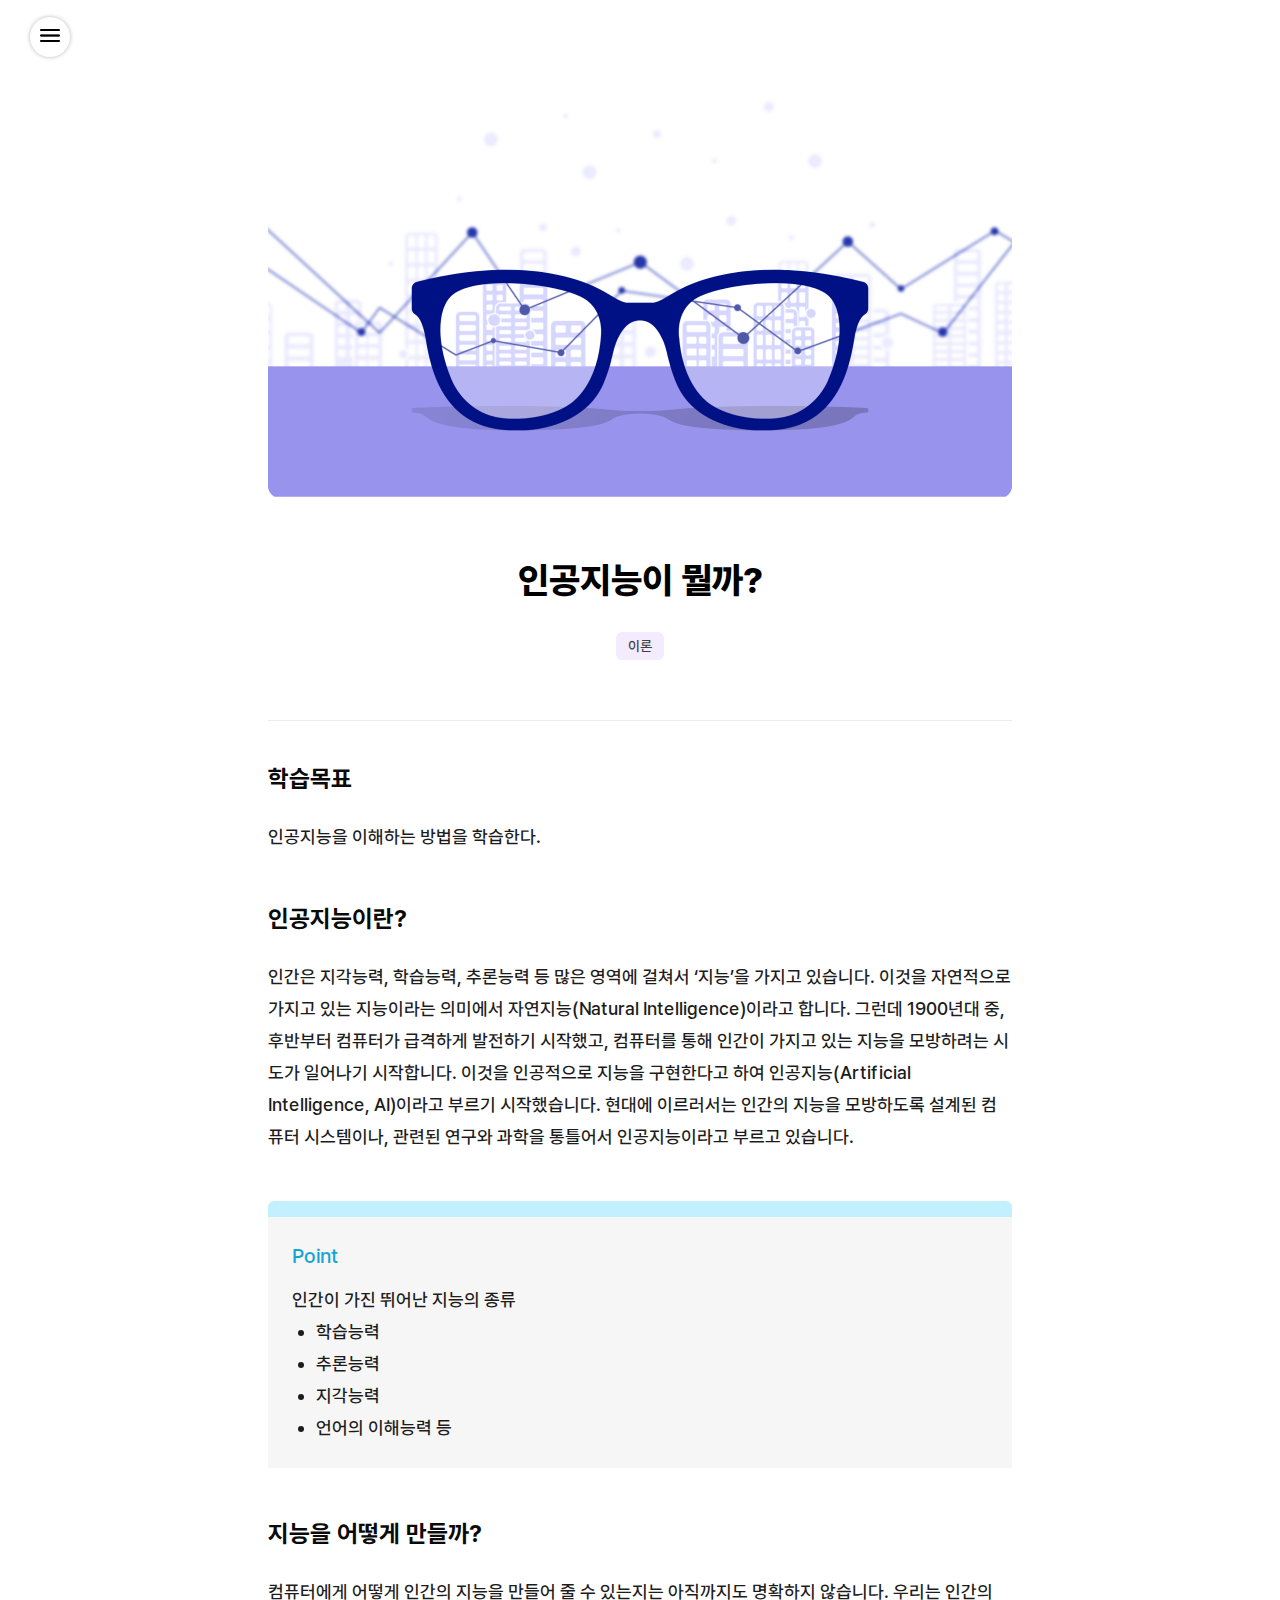
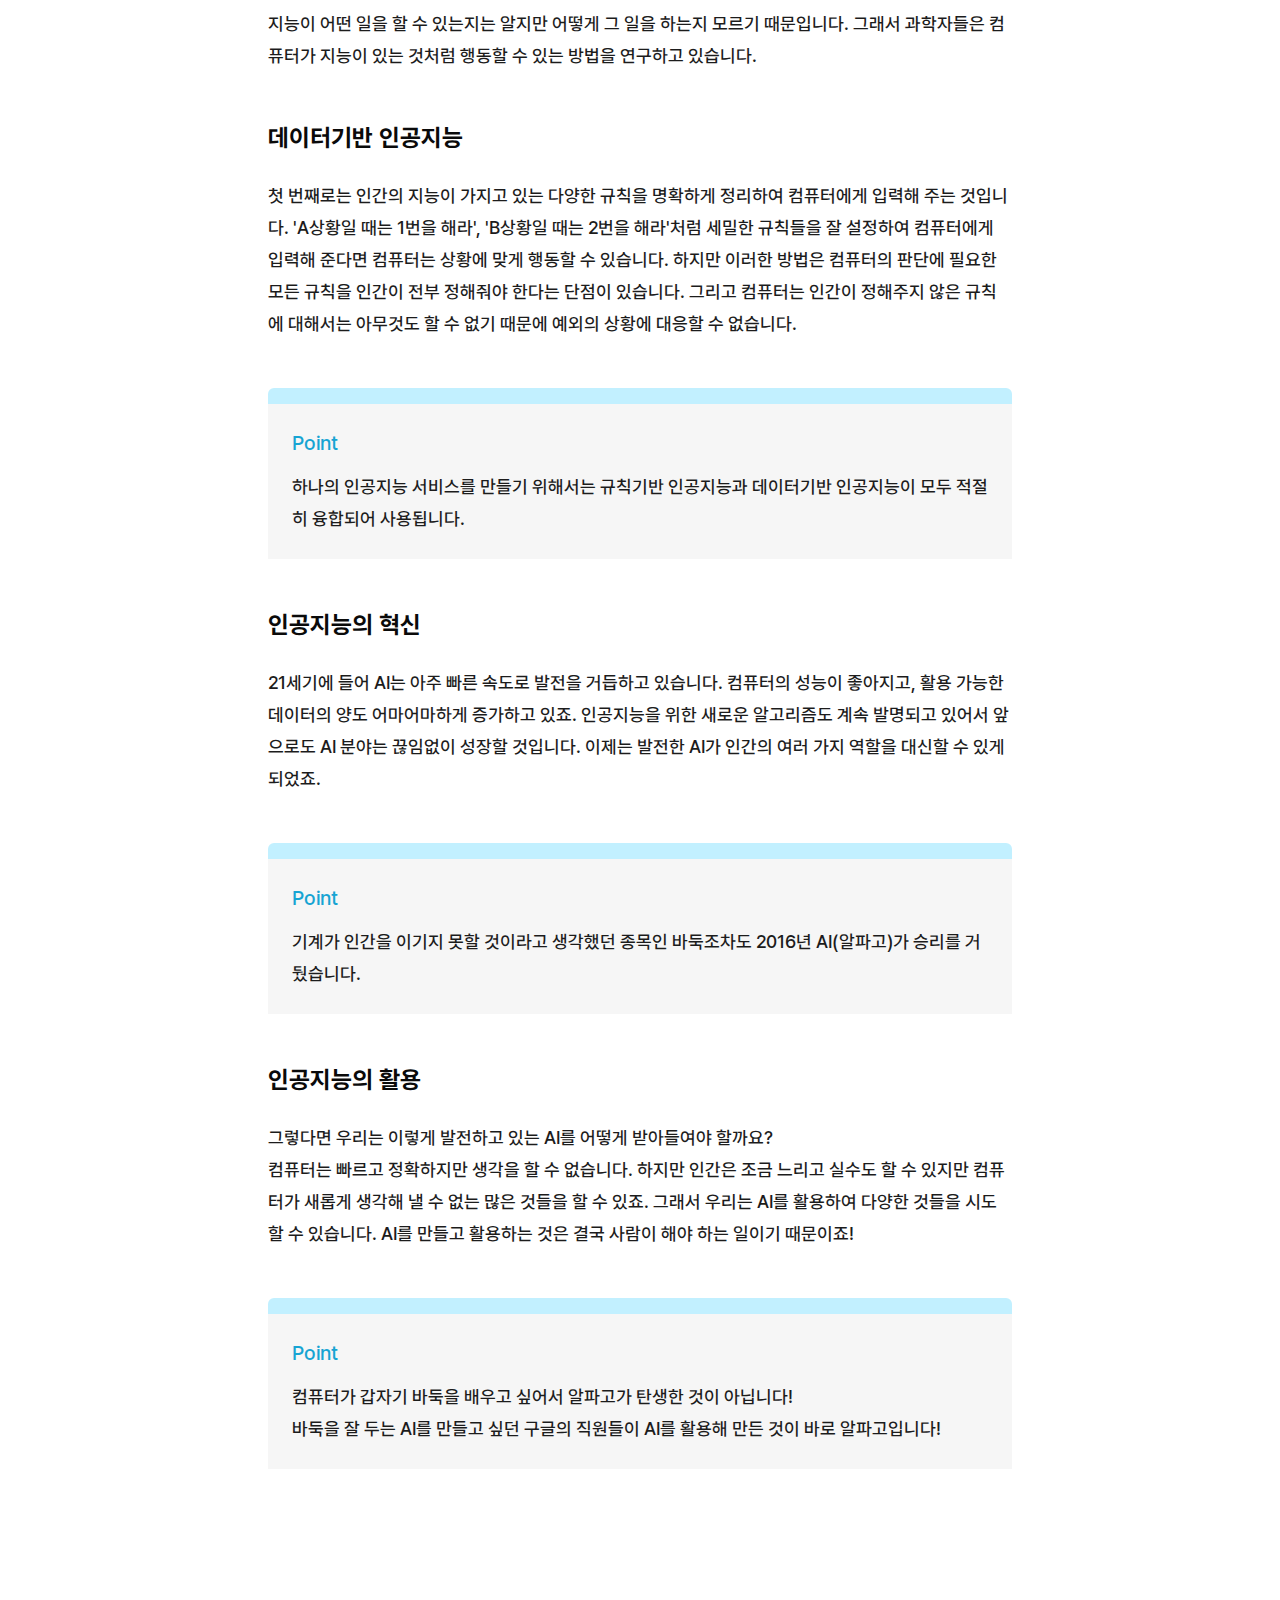
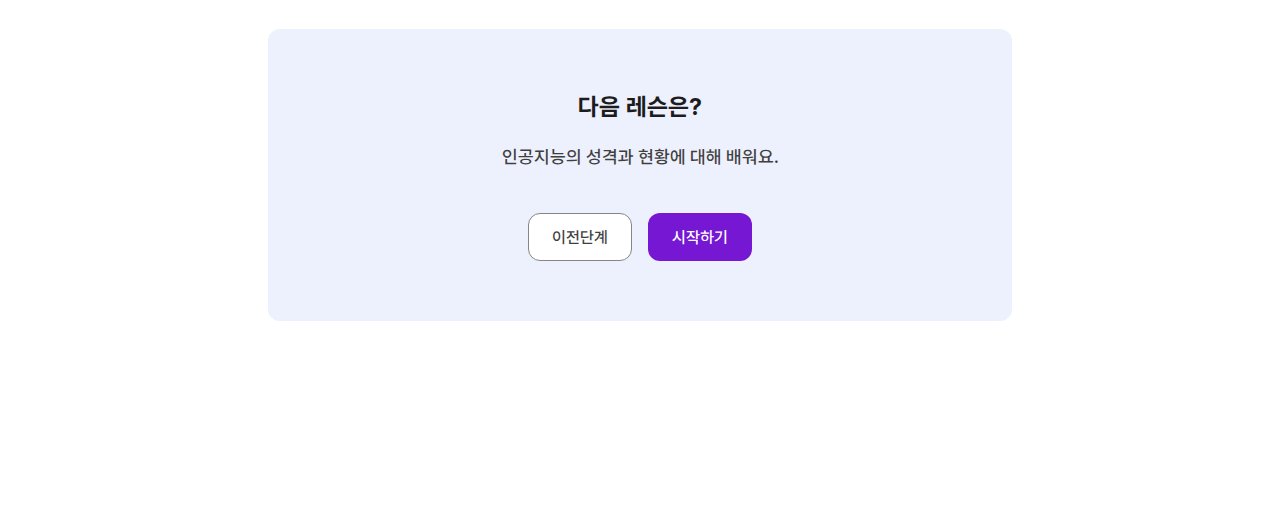
<file: pages/details.html>
<!DOCTYPE html>
<html lang="en">
  <head>
    <meta charset="utf-8">
    <meta name="viewport" content="width=device-width, initial-scale=1.0">
    <link rel="stylesheet" href="../css/common.css">

    
    <link rel="stylesheet" href="../css/components.css">
    <link rel="stylesheet" href="../css/pages.css">
    <title>강의화면</title>
  </head>
  <body>
    <div class="details-wrap">
      <nav class="details-wrap__header">
        <button class="details-wrap__open-btn">
          <span class="hidden">메뉴 버튼</span>
          <i>
            <img src="../images/icon/menu.png" alt="메뉴 버튼">
          </i>
        </button>
      </nav>
      <aside class="details-drawer">
        <div class="details-drawer__inner">
          <div class="details-drawer__top">
            <p class="details-drawer__title">K-12 인공지능 워크북</p>
            <p class="details-drawer__step"><span>0</span>/<span>115</span> 레슨</p>
          </div>
          <div class="chapter-accordion">
            <button type="button" class="chapter-accordion__parent"><span>THE! 인공지능</span></button>
            <ol class="chapter-accordion__children">
              <li class="active"><a href="#a">1. 인공지능이 뭘까?</a></li>
              <li class="active"><a href="#a">2. 인공지능의 성격</a></li>
              <li><a href="#a">3. 생활 속의 인공지능</a></li>
              <li><a href="#a">4. 인공지능, 나도 할 수 있을까?</a></li>
              <li><a href="#a">5. AI를 위한 최고의 도구 파이썬</a></li>
              <li><a href="#a">N. Lesson Title</a></li>
            </ol>
            <button type="button" class="chapter-accordion__parent"><span>인공지능을 위한 파이썬</span></button>
            <ol class="chapter-accordion__children">
              <li><a href="#a">1. 컴퓨터와 대화하는 방법</a></li>
              <li><a href="#a">2. 파이썬의 역사와 특징</a></li>
              <li><a href="#a">3. 파이썬! 어떻게 공부할까?</a></li>
              <li><a href="#a">4. 코딩엑스 에디터</a></li>
              <li><a href="#a">5. 주석과 메모</a></li>
              <li><a href="#a">6. 화면에 표시하는 출력: print</a></li>
              <li><a href="#a">7. 할당하기: ‘=’</a></li>
              <li><a href="#a">8. 문자열과 따옴표</a></li>
              <li><a href="#a">9. print의 옵션! </a></li>
              <li><a href="#a">10. 사칙연산</a></li>
              <li><a href="#a">11. 연산과 할당</a></li>
              <li><a href="#a">12. 숫자를 다루는 간단한 함수</a></li>
              <li><a href="#a">13. 문자의 연산</a></li>
              <li><a href="#a">14. 변수의 이름을 지어보자</a></li>
              <li><a href="#a">15. 데이터의 여러가지 타입</a></li>
              <li><a href="#a">16. 데이터 들여다보기 - 숫자</a></li>
              <li><a href="#a">17. 데이터 들여다보기 - 문자, 논리</a></li>
              <li><a href="#a">18. 포메팅 - format()</a></li>
              <li><a href="#a">19. 포매팅 - 서식지정자 %</a></li>
              <li><a href="#a">20. 리스트 list</a></li>
              <li><a href="#a">21. 리스트의 수정</a></li>
              <li><a href="#a">22. 튜플 tuple</a></li>
              <li><a href="#a">23. 집합 set</a></li>
              <li><a href="#a">24. 딕셔너리 dictionary</a></li>
              <li><a href="#a">25. 조건에 따라 다른 반응</a></li>
              <li><a href="#a">27. 함수의 종류</a></li>
              <li><a href="#a">28. 사용자 정의 함수의 활용</a></li>
            </ol>
            <button type="button" class="chapter-accordion__parent"><span>데이터 분석 입문</span></button>
            <ol class="chapter-accordion__children">
              <li><a href="#a">1. 데이터 사이언스란?</a></li>
              <li><a href="#a">2. 데이터의 종류</a></li>
              <li><a href="#a">3. 행과 열의 개념</a></li>
              <li><a href="#a">4. 데이터의 속성</a></li>
              <li><a href="#a">5. 데이터 맛보기</a></li>
              <li><a href="#a">6. 데이터 분석에 사용할 프로그램</a></li>
              <li><a href="#a">7. NumPy와 Pandas</a></li>
              <li><a href="#a">8. 데이터 불러오기</a></li>
              <li><a href="#a">9. 데이터 살펴보기 1</a></li>
              <li><a href="#a">10. 데이터 살펴보기 2</a></li>
              <li><a href="#a">11. 데이터의 복사</a></li>
              <li><a href="#a">12. 특성의 생성과 삭제</a></li>
              <li><a href="#a">13. 특정 조건으로 탐색</a></li>
              <li><a href="#a">14. 구멍난 데이터</a></li>
              <li><a href="#a">15. 멀리 떨어진 데이터</a></li>
              <li><a href="#a">16. 결측치와 이상치의 처리</a></li>
              <li><a href="#a">17. 범주형 데이터 탐색</a></li>
              <li><a href="#a">18. 수치형 데이터 탐색</a></li>
              <li><a href="#a">19. 데이터 시각화</a></li>
              <li><a href="#a">20. 상관관계란?</a></li>
              <li><a href="#a">21. 상관관계 분석</a></li>
              <li><a href="#a">22. 그룹별 연산</a></li>
              <li><a href="#a">23. 그룹별 연산 실습</a></li>
              <li><a href="#a">24. 그룹별 다중 연산</a></li>
            </ol>
            <button type="button" class="chapter-accordion__parent"><span>데이터 분석 활용</span></button>
            <ol class="chapter-accordion__children">
              <li><a href="#a">1. 구글 코랩: Colaboratory</a></li>
              <li><a href="#a">2. 코랩에 접근하는 방법</a></li>
              <li><a href="#a">3. 코랩의 사용</a></li>
              <li><a href="#a">4. 패키지와 데이터 준비</a></li>
              <li><a href="#a">5. 데이터 탐색하기</a></li>
              <li><a href="#a">6. 데이터 탐색하기 2</a></li>
              <li><a href="#a">7. 수치형 데이터 탐색</a></li>
              <li><a href="#a">8. 범주형 데이터 탐색</a></li>
              <li><a href="#a">9. 상관분석</a></li>
              <li><a href="#a">10. 그룹별 단순 연산</a></li>
              <li><a href="#a">11. 그룹별 다양한 연산</a></li>
              <li><a href="#a">12. 범주형 데이터를 숫자로!</a></li>
              <li><a href="#a">13. 수치형 데이터를 구간으로!</a></li>
              <li><a href="#a">14. 새로운 특성 생성</a></li>
              <li><a href="#a">15. 데이터 시각화</a></li>
              <li><a href="#a">16. 박스플롯</a></li>
              <li><a href="#a">17. 선 그래프와 히트맵</a></li>
              <li><a href="#a">18. 그래프의 이름</a></li>
              <li><a href="#a">19. 알록달록한 그래프</a></li>
              <li><a href="#a">20. 그래프의 디자인</a></li>
              <li><a href="#a">21. 분석 과정 리뷰</a></li>
              <li><a href="#a">22. 데이터 준비 및 정리</a></li>
              <li><a href="#a">23. 데이터 탐색</a></li>
              <li><a href="#a">24. 데이터 시각화</a></li>
            </ol>
            <button type="button" class="chapter-accordion__parent"><span>데이터 분석 활용</span></button>
            <ol class="chapter-accordion__children">
              <li><a href="#a">1. 머신러닝이란?</a></li>
              <li><a href="#a">2. 머신러닝의 종류</a></li>
              <li><a href="#a">3. 머신러닝의 프로세스</a></li>
              <li><a href="#a">4. K-NN의 의미</a></li>
              <li><a href="#a">5. 데이터의 거리 측정</a></li>
              <li><a href="#a">6. K-NN 실습</a></li>
              <li><a href="#a">7. 의사결정나무의 개념</a></li>
              <li><a href="#a">8. 지니계수</a></li>
              <li><a href="#a">9. 의사결정나무 실습</a></li>
              <li><a href="#a">10. 앙상블 모델</a></li>
              <li><a href="#a">11. 랜덤포레스트</a></li>
              <li><a href="#a">12. 랜덤포레스트 실습</a></li>
              <li><a href="#a">13. 군집분석</a></li>
              <li><a href="#a">14. K-means 군집분석</a></li>
              <li><a href="#a">15. K-means 군집분석 실습</a></li>
              <li><a href="#a">16. 연관규칙분석이란?</a></li>
              <li><a href="#a">17. 연관규칙분석의 측정 지표</a></li>
              <li><a href="#a">18. 연관규칙분석 실습</a></li>
              <li><a href="#a">19. 신경망 모형이란?</a></li>
              <li><a href="#a">20. 신경망의 작동방식</a></li>
              <li><a href="#a">21. 신경망 실습</a></li>
            </ol>
            <button type="button" class="chapter-accordion__parent"><span>머신러닝의 흐름</span></button>
            <ol class="chapter-accordion__children">
              <li><a href="#a">1. 데이터 소개</a></li>
              <li><a href="#a">2. 데이터 준비</a></li>
              <li><a href="#a">3. 학습 데이터와 평가 데이터</a></li>
              <li><a href="#a">4. 데이터 분할 실습</a></li>
              <li><a href="#a">5. 스케일링의 개념</a></li>
              <li><a href="#a">6. 스케일링 실습</a></li>
              <li><a href="#a">7. 클래스 불균형을 처리하는 방법</a></li>
              <li><a href="#a">8. 클래스 불균형 처리 실습</a></li>
              <li><a href="#a">9. 하이퍼 파라미터와 그리드 서치</a></li>
              <li><a href="#a">10. 그리드 서치 실습</a></li>
              <li><a href="#a">11. 오차 행렬과 F1-Score</a></li>
              <li><a href="#a">12. 모델 성능 평가하기</a></li>
            </ol>
          </div>
          <button type="button" class="home-btn">홈으로</button>
        </div>
        <button class="details-drawer__close-btn">
          <span class="hidden">여닫기버튼</span>
        </button>
      </aside>
      <section class="details-wrap__container">
        <div class="introduction">
          <img class="introduction__visual" src="../images/details/visual.png" alt="비쥬얼 이미지" />
          <h3 class="introduction__title">인공지능이 뭘까?</h3>
          <span class="chip">이론</span>
          <hr />
          <h4 class="introduction__subtitle">학습목표</h4>
          <div class="introduction__contents">
            인공지능을 이해하는 방법을 학습한다.
          </div>
          <h4 class="introduction__subtitle">인공지능이란?</h4>
          <div class="introduction__contents">
            인간은 지각능력, 학습능력, 추론능력 등 많은 영역에 걸쳐서 ‘지능’을 가지고 있습니다. 이것을 자연적으로 가지고 있는 지능이라는 의미에서 자연지능(Natural Intelligence)이라고 합니다. 그런데 1900년대 중, 후반부터 컴퓨터가 급격하게 발전하기 시작했고, 컴퓨터를 통해 인간이 가지고 있는 지능을 모방하려는 시도가 일어나기 시작합니다. 이것을 인공적으로 지능을 구현한다고 하여 인공지능(Artificial Intelligence, AI)이라고 부르기 시작했습니다. 현대에 이르러서는 인간의 지능을 모방하도록 설계된 컴퓨터 시스템이나, 관련된 연구와 과학을 통틀어서 인공지능이라고 부르고 있습니다.
          </div>
          <div class="point-box">
            <span class="point-box__label">Point</span>
            <p>인간이 가진 뛰어난 지능의 종류</p>
            <ul class="point-box__list">
              <li>학습능력</li>
              <li>추론능력</li>
              <li>지각능력</li>
              <li>언어의 이해능력 등</li>
            </ul>
          </div>
          <h4 class="introduction__subtitle">지능을 어떻게 만들까?</h4>
          <div class="introduction__contents">
            컴퓨터에게 어떻게 인간의 지능을 만들어 줄 수 있는지는 아직까지도 명확하지 않습니다. 우리는 인간의 지능이 어떤 일을 할 수 있는지는 알지만 어떻게 그 일을 하는지 모르기 때문입니다. 그래서 과학자들은 컴퓨터가 지능이 있는 것처럼 행동할 수 있는 방법을 연구하고 있습니다.
          </div>
          <h4 class="introduction__subtitle">데이터기반 인공지능</h4>
          <div class="introduction__contents">
            첫 번째로는 인간의 지능이 가지고 있는 다양한 규칙을 명확하게 정리하여 컴퓨터에게 입력해 주는 것입니다. 'A상황일 때는 1번을 해라', 'B상황일 때는 2번을 해라'처럼 세밀한 규칙들을 잘 설정하여 컴퓨터에게 입력해 준다면 컴퓨터는 상황에 맞게 행동할 수 있습니다. 하지만 이러한 방법은 컴퓨터의 판단에 필요한 모든 규칙을 인간이 전부 정해줘야 한다는 단점이 있습니다. 그리고 컴퓨터는 인간이 정해주지 않은 규칙에 대해서는 아무것도 할 수 없기 때문에 예외의 상황에 대응할 수 없습니다.
          </div>
          <div class="point-box">
            <span class="point-box__label">Point</span>
            <p>하나의 인공지능 서비스를 만들기 위해서는 규칙기반 인공지능과 데이터기반 인공지능이 모두 적절히 융합되어 사용됩니다.</p>
          </div>
          <h4 class="introduction__subtitle">인공지능의 혁신</h4>
          <div class="introduction__contents">
            21세기에 들어 AI는 아주 빠른 속도로 발전을 거듭하고 있습니다. 컴퓨터의 성능이 좋아지고, 활용 가능한 데이터의 양도 어마어마하게 증가하고 있죠. 인공지능을 위한 새로운 알고리즘도 계속 발명되고 있어서 앞으로도 AI 분야는 끊임없이 성장할 것입니다. 이제는 발전한 AI가 인간의 여러 가지 역할을 대신할 수 있게 되었죠.
          </div>
          <div class="point-box">
            <span class="point-box__label">Point</span>
            <p>기계가 인간을 이기지 못할 것이라고 생각했던 종목인 바둑조차도 2016년 AI(알파고)가 승리를 거뒀습니다.</p>
          </div>
          <h4 class="introduction__subtitle">인공지능의 활용</h4>
          <div class="introduction__contents">
            그렇다면 우리는 이렇게 발전하고 있는 AI를 어떻게 받아들여야 할까요? <br>
            컴퓨터는 빠르고 정확하지만 생각을 할 수 없습니다. 하지만 인간은 조금 느리고 실수도 할 수 있지만 컴퓨터가 새롭게 생각해 낼 수 없는 많은 것들을 할 수 있죠. 그래서 우리는 AI를 활용하여 다양한 것들을 시도할 수 있습니다. AI를 만들고 활용하는 것은 결국 사람이 해야 하는 일이기 때문이죠!
          </div>
          <div class="point-box">
            <span class="point-box__label">Point</span>
            <p>컴퓨터가 갑자기 바둑을 배우고 싶어서 알파고가 탄생한 것이 아닙니다!</p>
            <p>바둑을 잘 두는 AI를 만들고 싶던 구글의 직원들이 AI를 활용해 만든 것이 바로 알파고입니다!</p>
          </div>
          <div class="navi-box">
            <h3 class="navi-box__title">다음 레슨은?</h3>
            <p>인공지능의 성격과 현황에 대해 배워요.</p>
            <div class="navi-box__buttons">
              <button type="button" class="navi-box__prev-btn "><span>이전단계</span></button>
              <button type="button" class="navi-box__start-btn"><span>시작하기</span></button>
            </div>
          </div>
        </div>
      </section>
    </div>
    <script>
      const closeBtn = document.querySelector('.details-drawer__close-btn');
      const openBtn = document.querySelector('.details-wrap__open-btn');
      const drawerWrap = document.querySelector('.details-drawer');
      closeBtn.addEventListener('click', () => {
        drawerWrap.classList.remove('open');
        if (document.body.clientWidth < 769) {
          document.body.style.overflowY = "auto";
        }
      });
      openBtn.addEventListener('click', () => {
        drawerWrap.classList.add('open');
        if (document.body.clientWidth < 769) {
          document.body.style.overflowY = "hidden";
        }
      });
      window.addEventListener('resize', () => {
        drawerWrap.classList.remove('open');
        document.body.style.overflowY = "auto";
      });
      const accordionBtn = document.querySelectorAll('.chapter-accordion__parent');
      const accordionInner = document.querySelectorAll('.chapter-accordion__children');
      accordionBtn.forEach((item, id) => {
        item.addEventListener('click', () => {
          item.classList.toggle('active');
          accordionInner.forEach((child, idx) => {
            if (id === idx) {
              child.classList.toggle('show');
            } else {
              child.classList.remove('show');
            }
          })
        })
      });
    </script>
  </body>
</html>
</file>
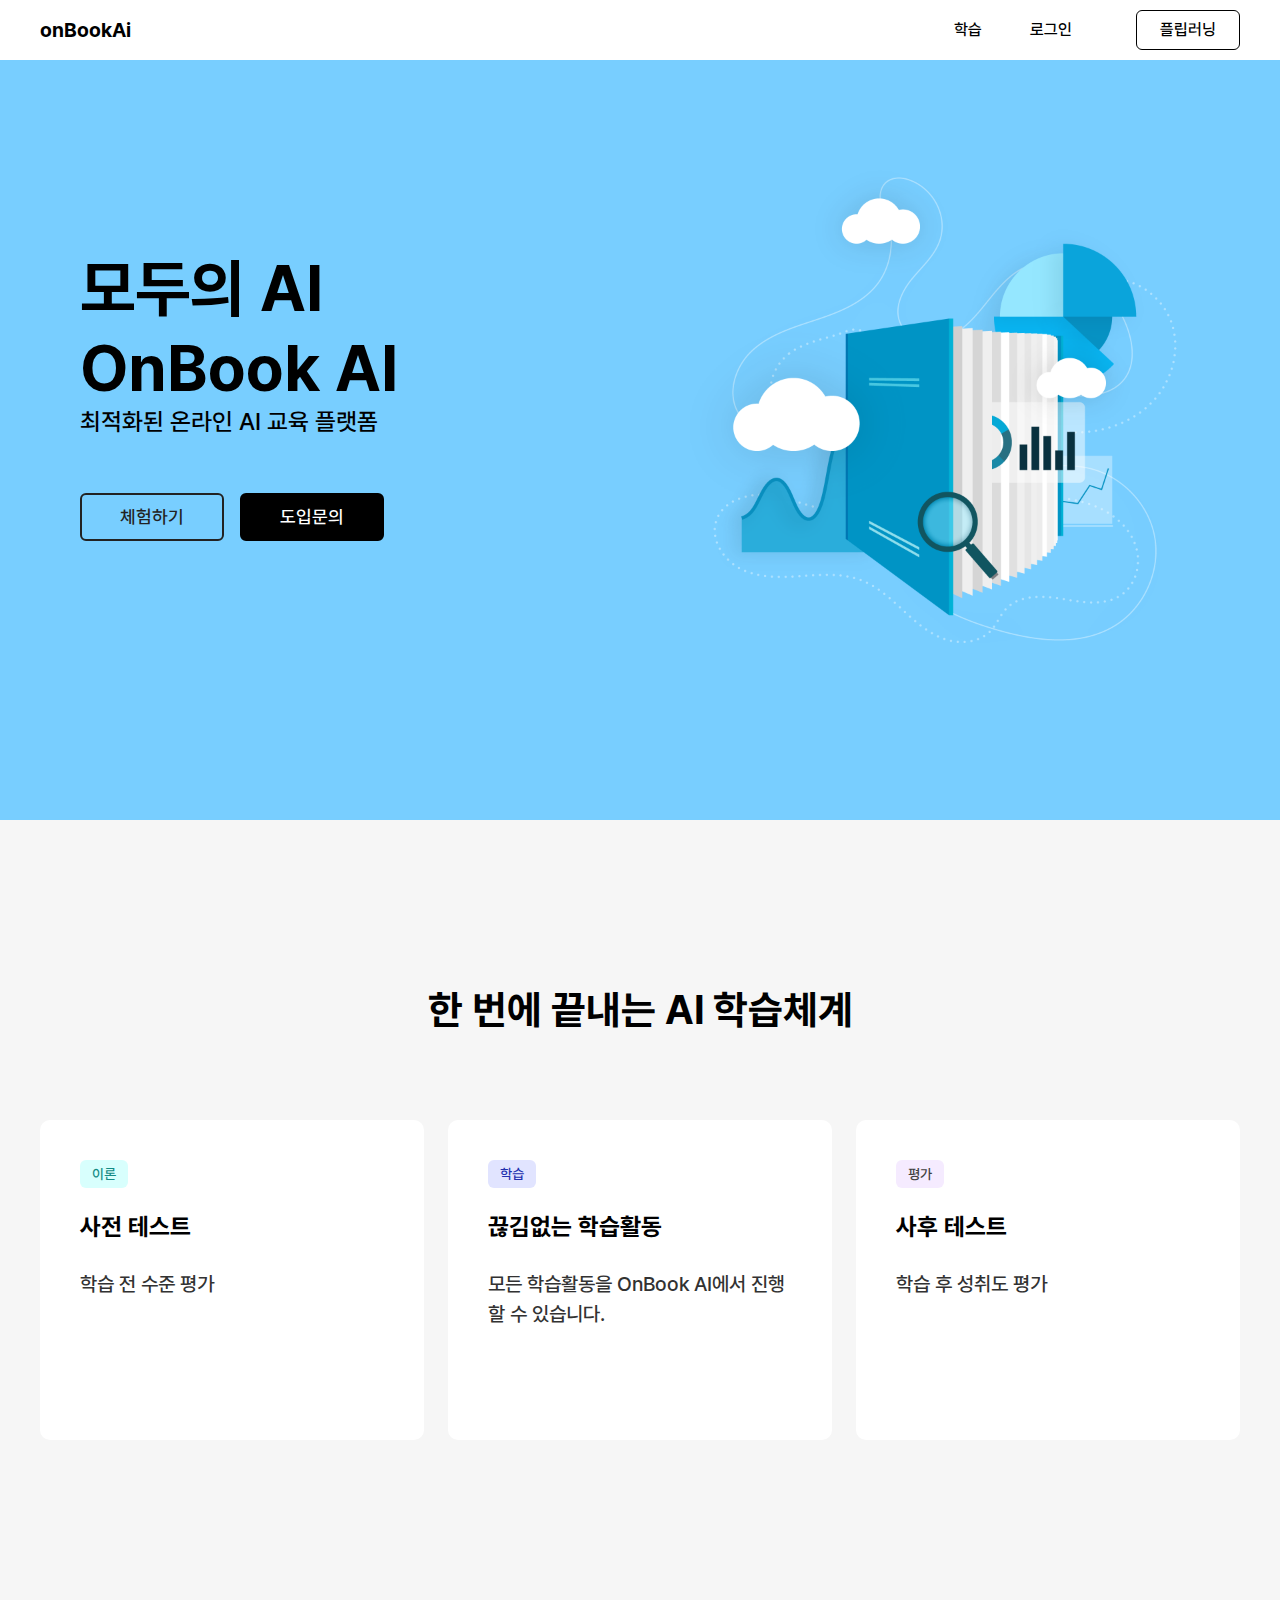
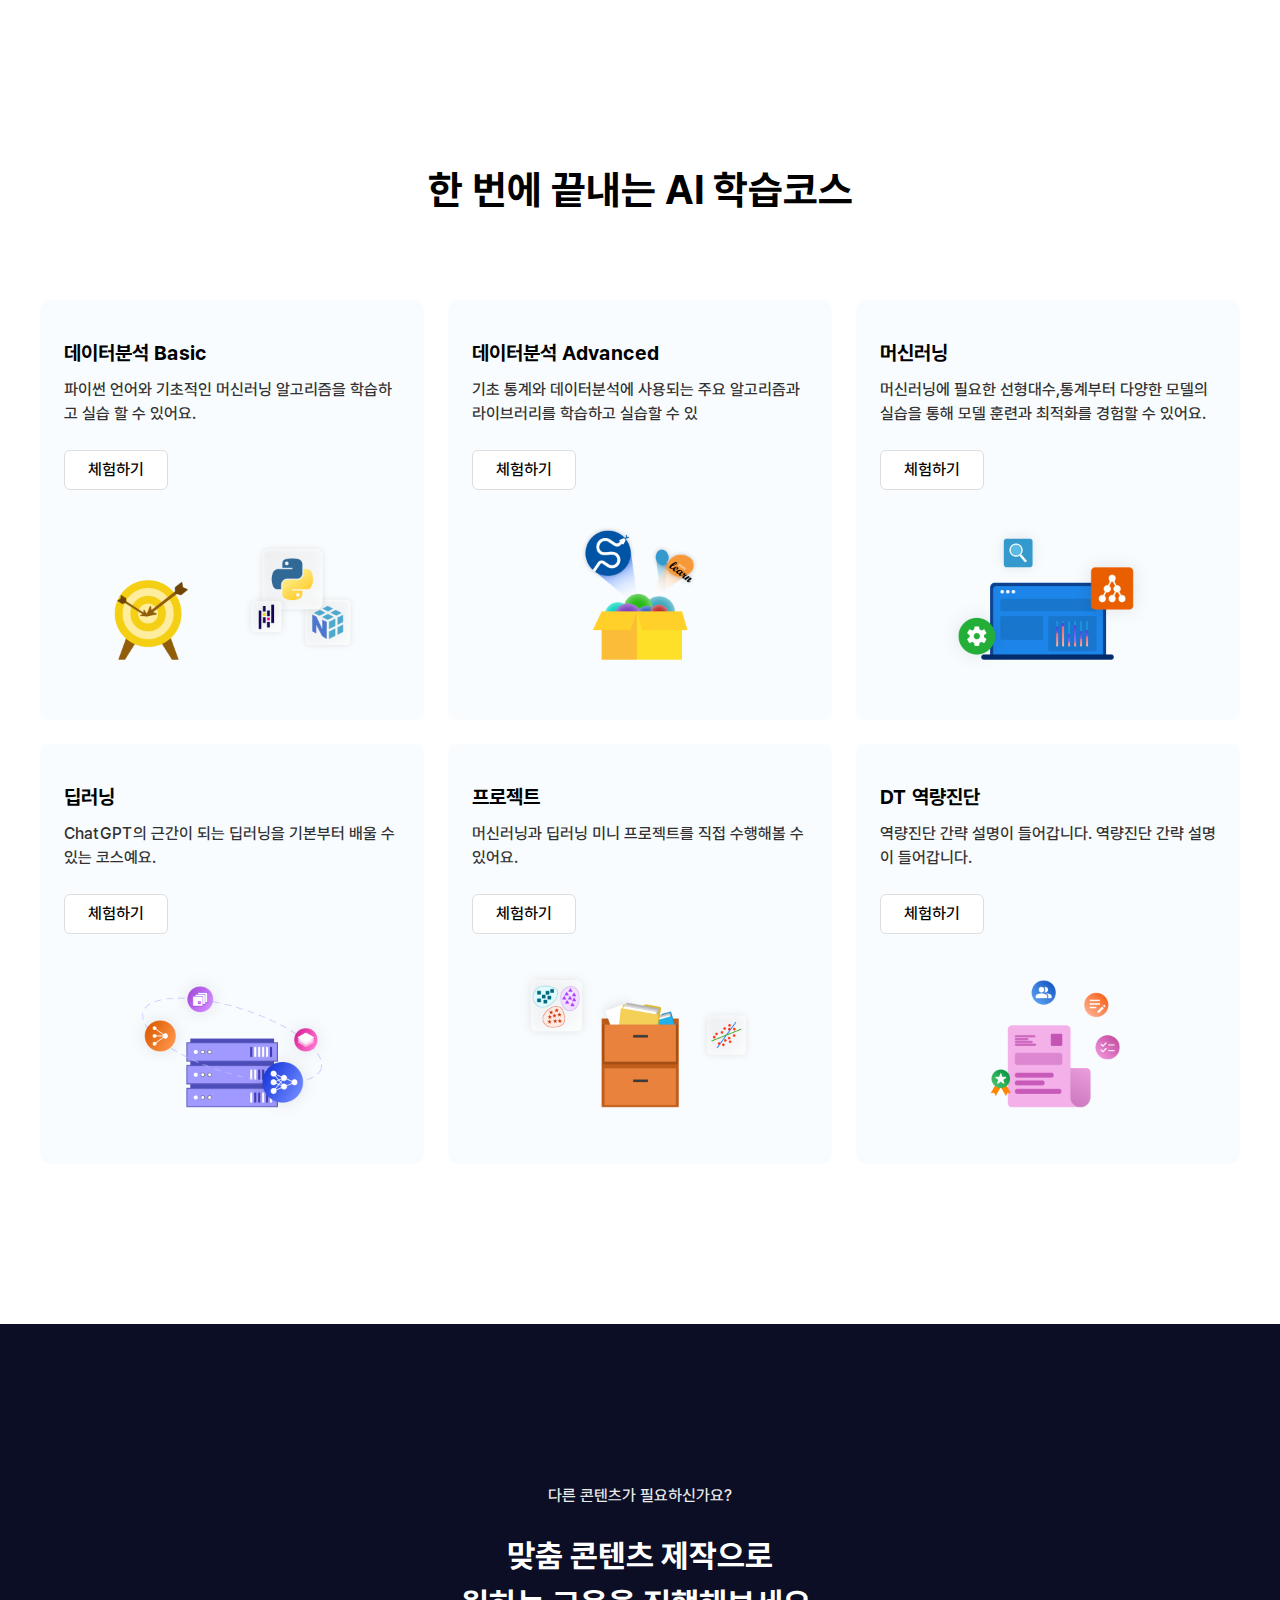
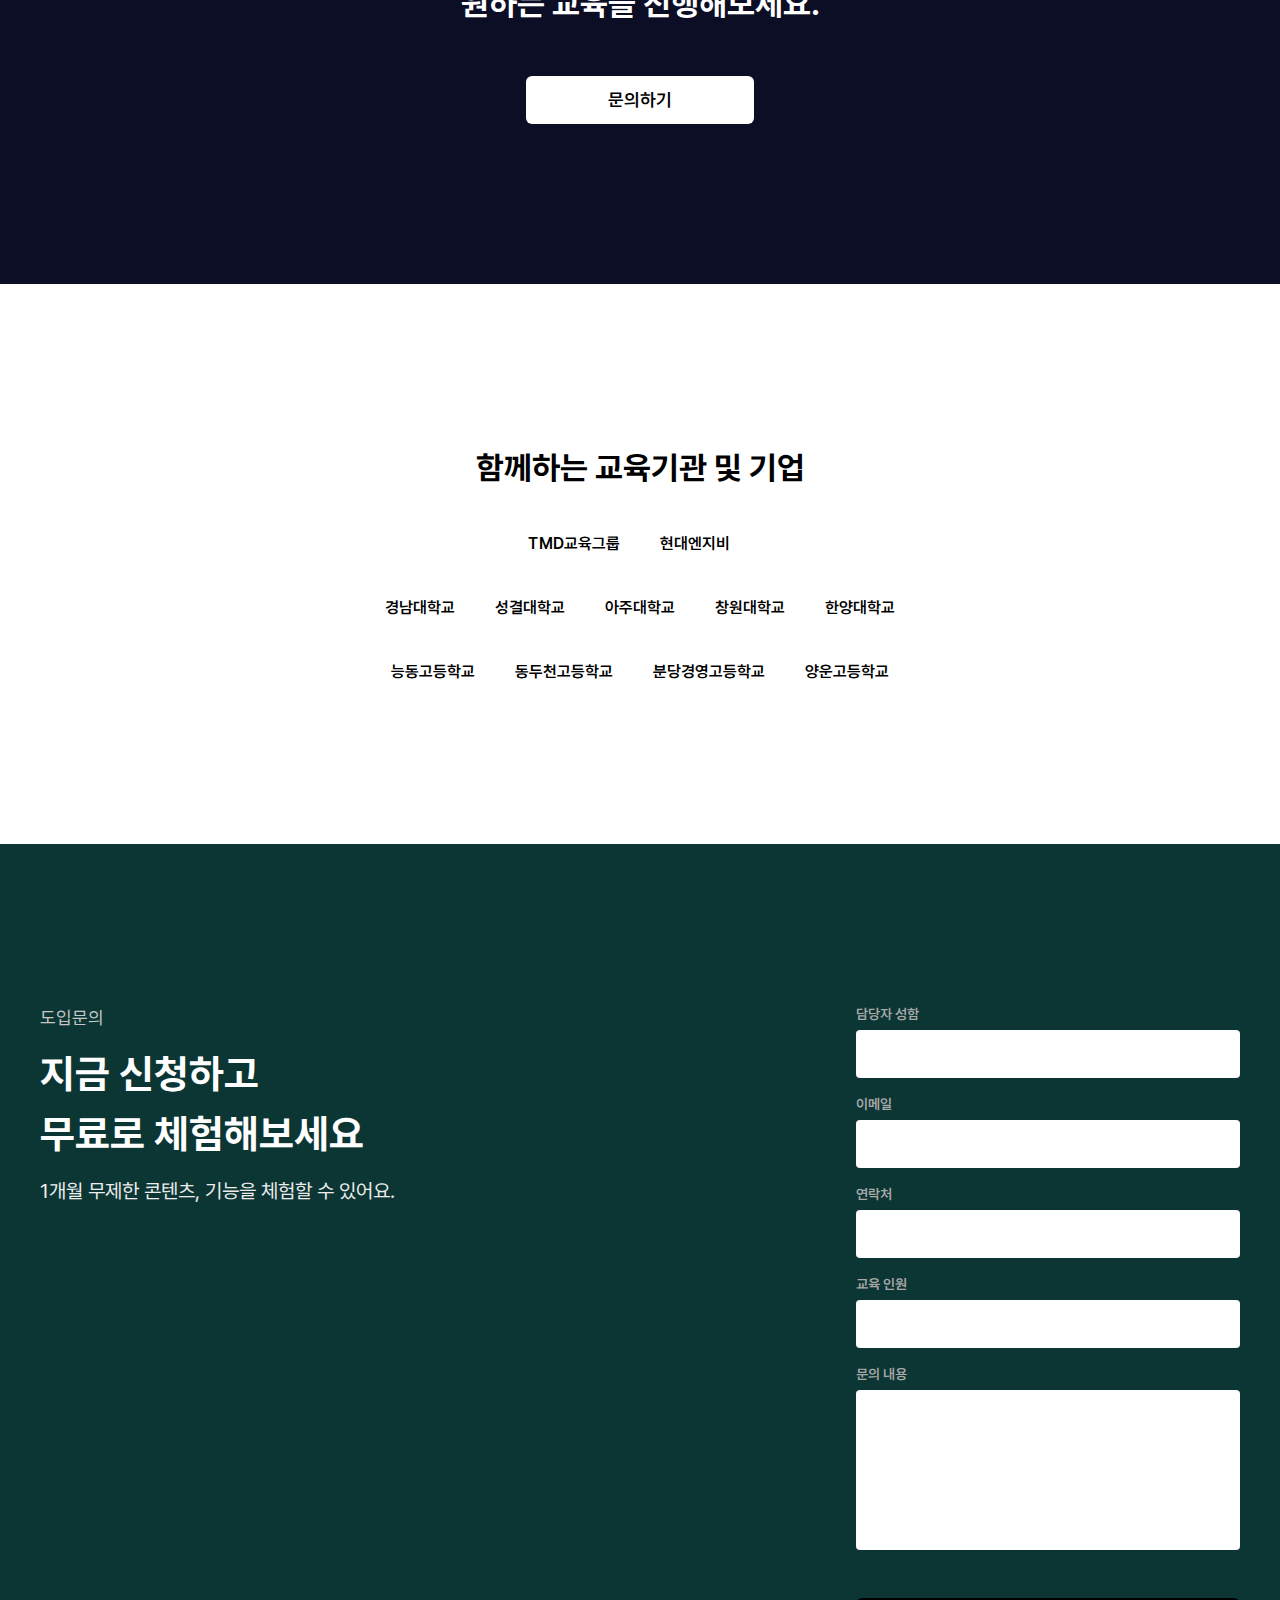
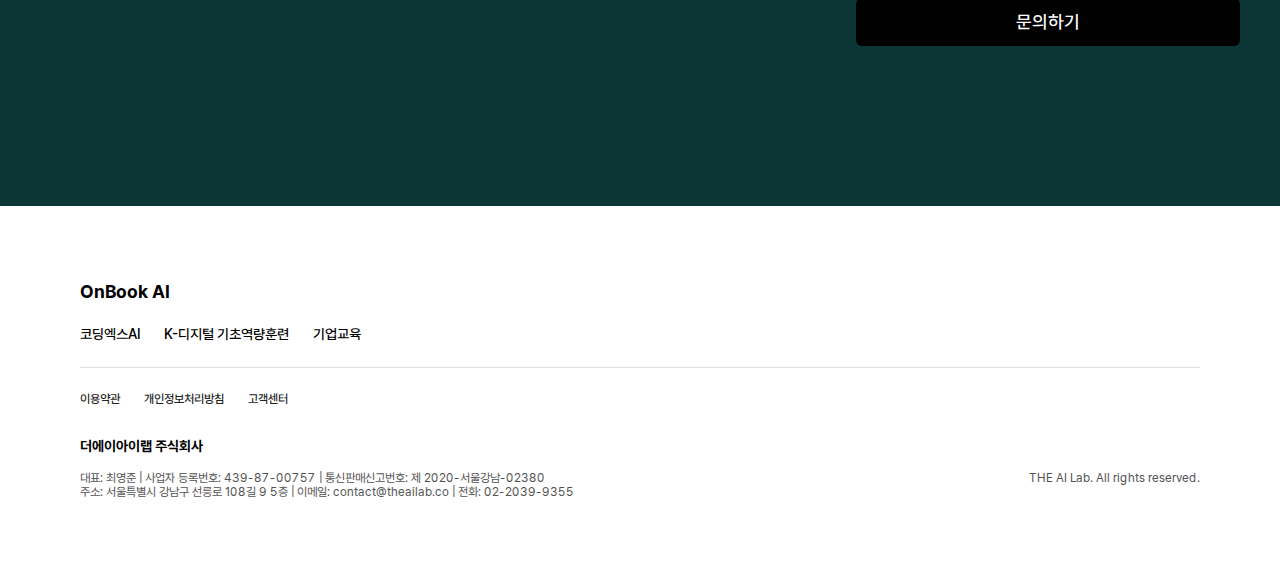
<file: pages/home.html>
<!DOCTYPE html>
<html lang="ko">
  <head>
    <meta charset="utf-8">
    <meta name="viewport" content="width=device-width, initial-scale=1.0">
    <link rel="stylesheet" href="../css/common.css">

    
    <link rel="stylesheet" href="../css/components.css">
    <link rel="stylesheet" href="../css/pages.css">
    <title>AI</title>
  </head>
  <body class="desktop">
    <div class="desktop-header">
      <header class="desktop-header__inner">
        <a href="#" class="desktop-header__logo">
          onBookAi
        </a>
        <nav class="gnb">
          <div class="gnb__menu">
            <div class="gnb__item">
              <a href="#" class="gnb__link">학습</a>
            </div>
            <div class="gnb__item">
              <a href="#" class="gnb__link">로그인</a>
            </div>
            <div class="gnb__item gnb__item--border-btn">
              <a href="#" class="gnb__link">플립러닝</a>
            </div>
          </div>
        </nav>
      </header>
    </div>
    <div class="mobile-header">
      <header class="mobile-header__inner">
        <div class="mobile-header__top">
          <button class="gnb-btn">
            <div class="hidden">
              메뉴버튼
            </div>
          </button>
          <a href="#" class="mobile-header__logo">
            onBookAi
          </a>
        </div>
        <div class="mobile-gnb">
          <div class="mobile-gnb__menu">
            <div class="mobile-gnb__item">
              <a href="#" class="mobile-gnb__link">학습</a>
            </div>
            <div class="mobile-gnb__item">
              <a href="#" class="mobile-gnb__link">로그인</a>
            </div>
            <div class="mobile-gnb__item">
              <a href="#" class="mobile-gnb__link">플립러닝</a>
            </div>
          </div>
        </div>
      </header>
    </div>
    <script>
      let gnbBtn = document.querySelector('.gnb-btn');
      let mobileGnb = document.querySelector('.mobile-gnb');
      gnbBtn.addEventListener('click', function() {
        gnbBtn.classList.toggle('active');
        mobileGnb.classList.toggle('active');
      });
    </script>
    <div class="desktop__inner">
      <section class="main">
        <div class="main__inner">
          <div class="main__text">
            <h2 class="main__title">
              모두의 AI<br />
              OnBook AI
            </h2>
            <p>최적화된 온라인 AI 교육 플랫폼</p>
            <div class="main__button-wrap">
              <button type="button" class="hero-btn">
                체험하기
              </button>
              <button type="button" class="hero-btn hero-btn--black-bg">
                도입문의
              </button>
            </div>
          </div>
          <img src="../images/home/hero.png" alt="">
        </div>
      </section>
      <section class="learning-system">
        <div class="learning-system__inner">
          <h3 class="learning-system__title">
            한 번에 끝내는 AI 학습체계
          </h3>
          <ul class="learning-system__list">
            <li class="learning-system__item">
              <span class="chip chip--green">이론</span>
              <div class="learning-system__text">
                <p>
                  사전 테스트
                </p>
                <span>
                학습 전 수준 평가
              </span>
              </div>
            </li>
            <li class="learning-system__item">
              <span class="chip chip--navy">학습</span>
              <div class="learning-system__text">
                <p>
                  끊김없는 학습활동
                </p>
                <span>
                모든 학습활동을 OnBook AI에서 진행할 수 있습니다.
              </span>
              </div>
            </li>
            <li class="learning-system__item">
              <span class="chip">평가</span>
              <div class="learning-system__text">
                <p>
                  사후 테스트
                </p>
                <span>
                학습 후 성취도 평가
              </span>
              </div>
            </li>
          </ul>
        </div>
      </section>
      <section class="learning-course">
        <div class="learning-course__inner">
          <h3 class="learning-course__title">
            한 번에 끝내는 AI 학습코스
          </h3>
          <ul class="learning-course__list">
            <li class="learning-course__item">
              <div class="learning-course__text">
                <p>데이터분석 Basic</p>
                <span>
                파이썬 언어와 기초적인 머신러닝 알고리즘을 학습하고 실습
                할 수 있어요.
              </span>
              </div>
              <button class="learning-course__btn">
                체험하기
              </button>
              <img src="../images/home/main_1.png" alt="">
            </li>
            <li class="learning-course__item">
              <div class="learning-course__text">
                <p>데이터분석 Advanced</p>
                <span>
                기초 통계와 데이터분석에 사용되는 주요 알고리즘과
                라이브러리를 학습하고 실습할 수 있
              </span>
              </div>
              <button class="learning-course__btn">
                체험하기
              </button>
              <img src="../images/home/main_2.png" alt="">
            </li>
            <li class="learning-course__item">
              <div class="learning-course__text">
                <p>머신러닝</p>
                <span>
                머신러닝에 필요한 선형대수,통계부터 다양한
                모델의 실습을 통해 모델 훈련과 최적화를 경험할 수 있어요.
              </span>
              </div>
              <button class="learning-course__btn">
                체험하기
              </button>
              <img src="../images/home/main_3.png" alt="">
            </li>
            <li class="learning-course__item">
              <div class="learning-course__text">
                <p>딥러닝</p>
                <span>
                ChatGPT의 근간이 되는 딥러닝을 기본부터 배울 수 있는 코스예요.
              </span>
              </div>
              <button class="learning-course__btn">
                체험하기
              </button>
              <img src="../images/home/main_4.png" alt="">
            </li>
            <li class="learning-course__item">
              <div class="learning-course__text">
                <p>프로젝트</p>
                <span>
                머신러닝과 딥러닝 미니 프로젝트를 직접 수행해볼 수 있어요.
              </span>
              </div>
              <button class="learning-course__btn">
                체험하기
              </button>
              <img src="../images/home/main_5.png" alt="">
            </li>
            <li class="learning-course__item">
              <div class="learning-course__text">
                <p>DT 역량진단</p>
                <span>
                역량진단 간략 설명이 들어갑니다.
                역량진단 간략 설명이 들어갑니다.
              </span>
              </div>
              <button class="learning-course__btn">
                체험하기
              </button>
              <img src="../images/home/main_6.png" alt="">
            </li>
          </ul>
        </div>
      </section>
      <section class="banner">
        <div class="banner__inner">
          <div class="banner__text">
            <span>다른 콘텐츠가 필요하신가요?</span>
            <p>맞춤 콘텐츠 제작으로<br />
              원하는 교육을 진행해보세요.</p>
          </div>
          <button class="banner__btn">
            문의하기
          </button>
        </div>
      </section>
      <section class="partner-company">
        <div class="partner-company__inner">
          <h4 class="partner-company__title">함께하는 교육기관 및 기업</h4>
          <div class="partner-company__list">
            <p class="partner-company__item">TMD교육그룹</p>
            <p class="partner-company__item">현대엔지비</p>
            <p class="partner-company__item">경남대학교</p>
            <p class="partner-company__item">성결대학교</p>
            <p class="partner-company__item">아주대학교</p>
            <p class="partner-company__item">창원대학교</p>
            <p class="partner-company__item">한양대학교</p>
            <p class="partner-company__item">능동고등학교</p>
            <p class="partner-company__item">동두천고등학교</p>
            <p class="partner-company__item">분당경영고등학교</p>
            <p class="partner-company__item">양운고등학교</p>
          </div>
        </div>
      </section>
      <section class="inquiry">
        <div class="inquiry__inner">
          <div class="inquiry__text">
            <span class="inquiry__type">
            도입문의
          </span>
            <p class="inquiry__description">
              지금 신청하고<br />
              무료로 체험해보세요
            </p>
            <span class="inquiry__sub-description">
            1개월 무제한 콘텐츠, 기능을 체험할 수 있어요.
          </span>
          </div>
          <div class="inquiry__form">
            <form>
              <div class="inquiry__input">
                <label for="user-name">담당자 성함</label>
                <input type="text" id="user-name" />
              </div>
              <div class="inquiry__input">
                <label for="email">이메일</label>
                <input type="text" id="email" />
              </div>
              <div class="inquiry__input">
                <label for="phone">연락처</label>
                <input type="number" id="phone" />
              </div>
              <div class="inquiry__input">
                <label for="people-number">교육 인원</label>
                <input type="number" id="people-number" />
              </div>
              <div class="inquiry__input">
                <label for="inquiry-content">문의 내용</label>
                <textarea id="inquiry-content"></textarea>
              </div>
              <input type="submit" value="문의하기" class="inquiry__btn">
            </form>
          </div>
        </div>
      </section>
    </div>
    <div>
      <footer>
        <div class="desktop-footer">
          <div class="desktop-footer__inner">
            <div class="desktop-footer__top">
              <p class="desktop-footer__logo">OnBook AI</p>
              <ul class="footer-nav">
                <li class="footer-nav__item">
                  <a href="#">코딩엑스AI</a>
                </li>
                <li class="footer-nav__item">
                  <a href="#">K-디지털 기초역량훈련</a>
                </li>
                <li class="footer-nav__item">
                  <a href="#">기업교육</a>
                </li>
              </ul>
            </div>
            <div class="desktop-footer__bottom">
              <ul class="footer-nav footer-nav--bottom">
                <li class="footer-nav__item">
                  <a href="#">이용약관</a>
                </li>
                <li class="footer-nav__item">
                  <a href="#">개인정보처리방침</a>
                </li>
                <li class="footer-nav__item">
                  <a href="#">고객센터</a>
                </li>
              </ul>
              <p class="desktop-footer__company-name">
                더에이아이랩 주식회사
              </p>
              <div class="desktop-footer__info">
                <p>
                  대표: 최영준 | 사업자 등록번호: 439-87-00757 | 통신판매신고번호: 제 2020-서울강남-02380<br />
                  주소: 서울특별시 강남구 선릉로 108길 9 5층 | 이메일: contact@theailab.co | 전화: 02-2039-9355
                </p>
                <p>THE AI Lab. All rights reserved.</p>
              </div>
            </div>
          </div>
        </div>
        <div class="mobile-footer">
          <div class="mobile-footer__inner">
            <div class="mobile-footer__top">
              <p class="mobile-footer__logo">OnBook AI</p>
              <ul class="footer-nav">
                <li class="footer-nav__item">
                  <a href="#">코딩엑스AI</a>
                </li>
                <li class="footer-nav__item">
                  <a href="#">K-디지털 기초역량훈련</a>
                </li>
                <li class="footer-nav__item">
                  <a href="#">기업교육</a>
                </li>
              </ul>
            </div>
            <div class="mobile-footer__bottom">
              <ul class="footer-nav footer-nav--bottom">
                <li class="footer-nav__item">
                  <a href="#">이용약관</a>
                </li>
                <li class="footer-nav__item">
                  <a href="#">개인정보처리방침</a>
                </li>
                <li class="footer-nav__item">
                  <a href="#">고객센터</a>
                </li>
              </ul>
              <p class="mobile-footer__company-name">
                더에이아이랩 주식회사
              </p>
              <div class="mobile-footer__info">
                <p>
                  대표: 최영준<br />
                  사업자 등록번호: 439-87-00757<br />
                  통신판매신고번호: 제 2020-서울강남-02380<br />
                </p>
                <p>
                  주소: 서울특별시 강남구 선릉로 108길 9 5층<br />
                  이메일: contact@theailab.co<br />
                  전화: 02-2039-9355<br />
                </p>
                <p>THE AI Lab. All rights reserved.</p>
              </div>
            </div>
          </div>
        </div>
      </footer>
    </div>
  </body>
</html>
</file>
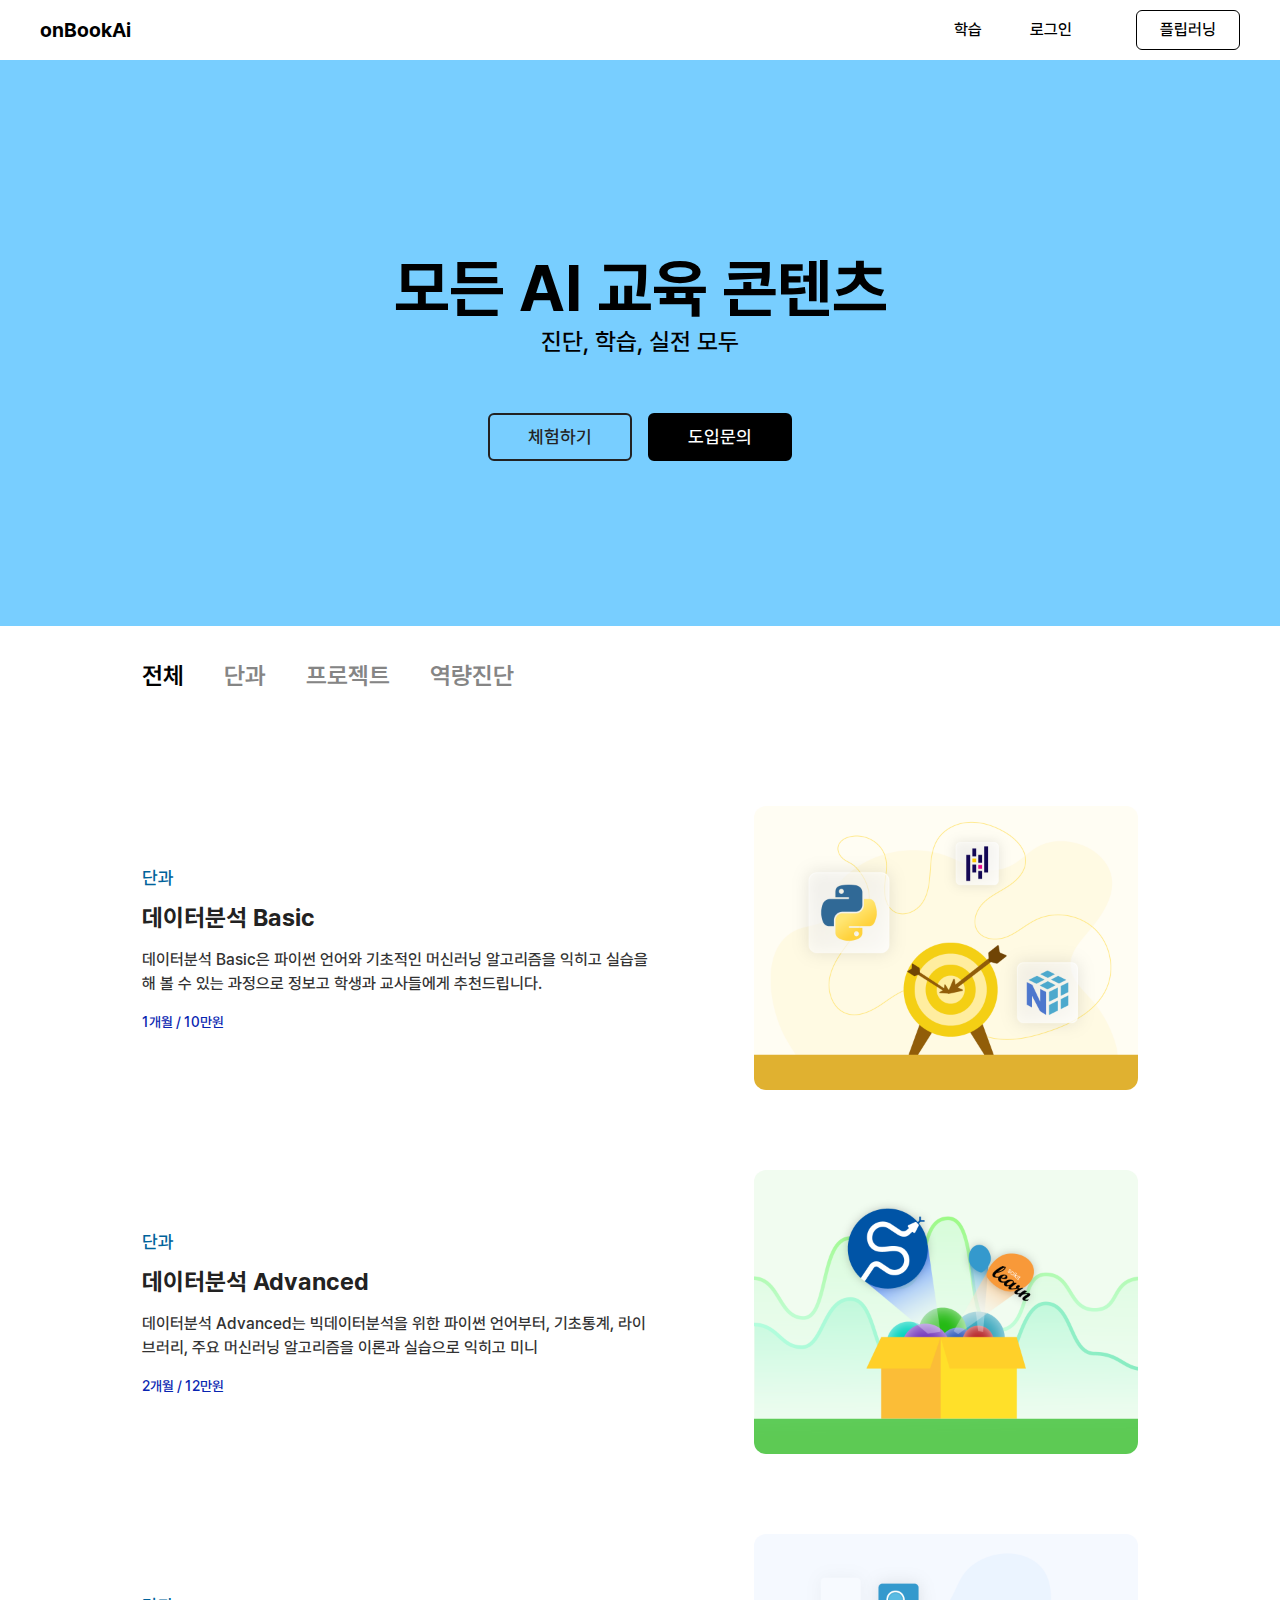
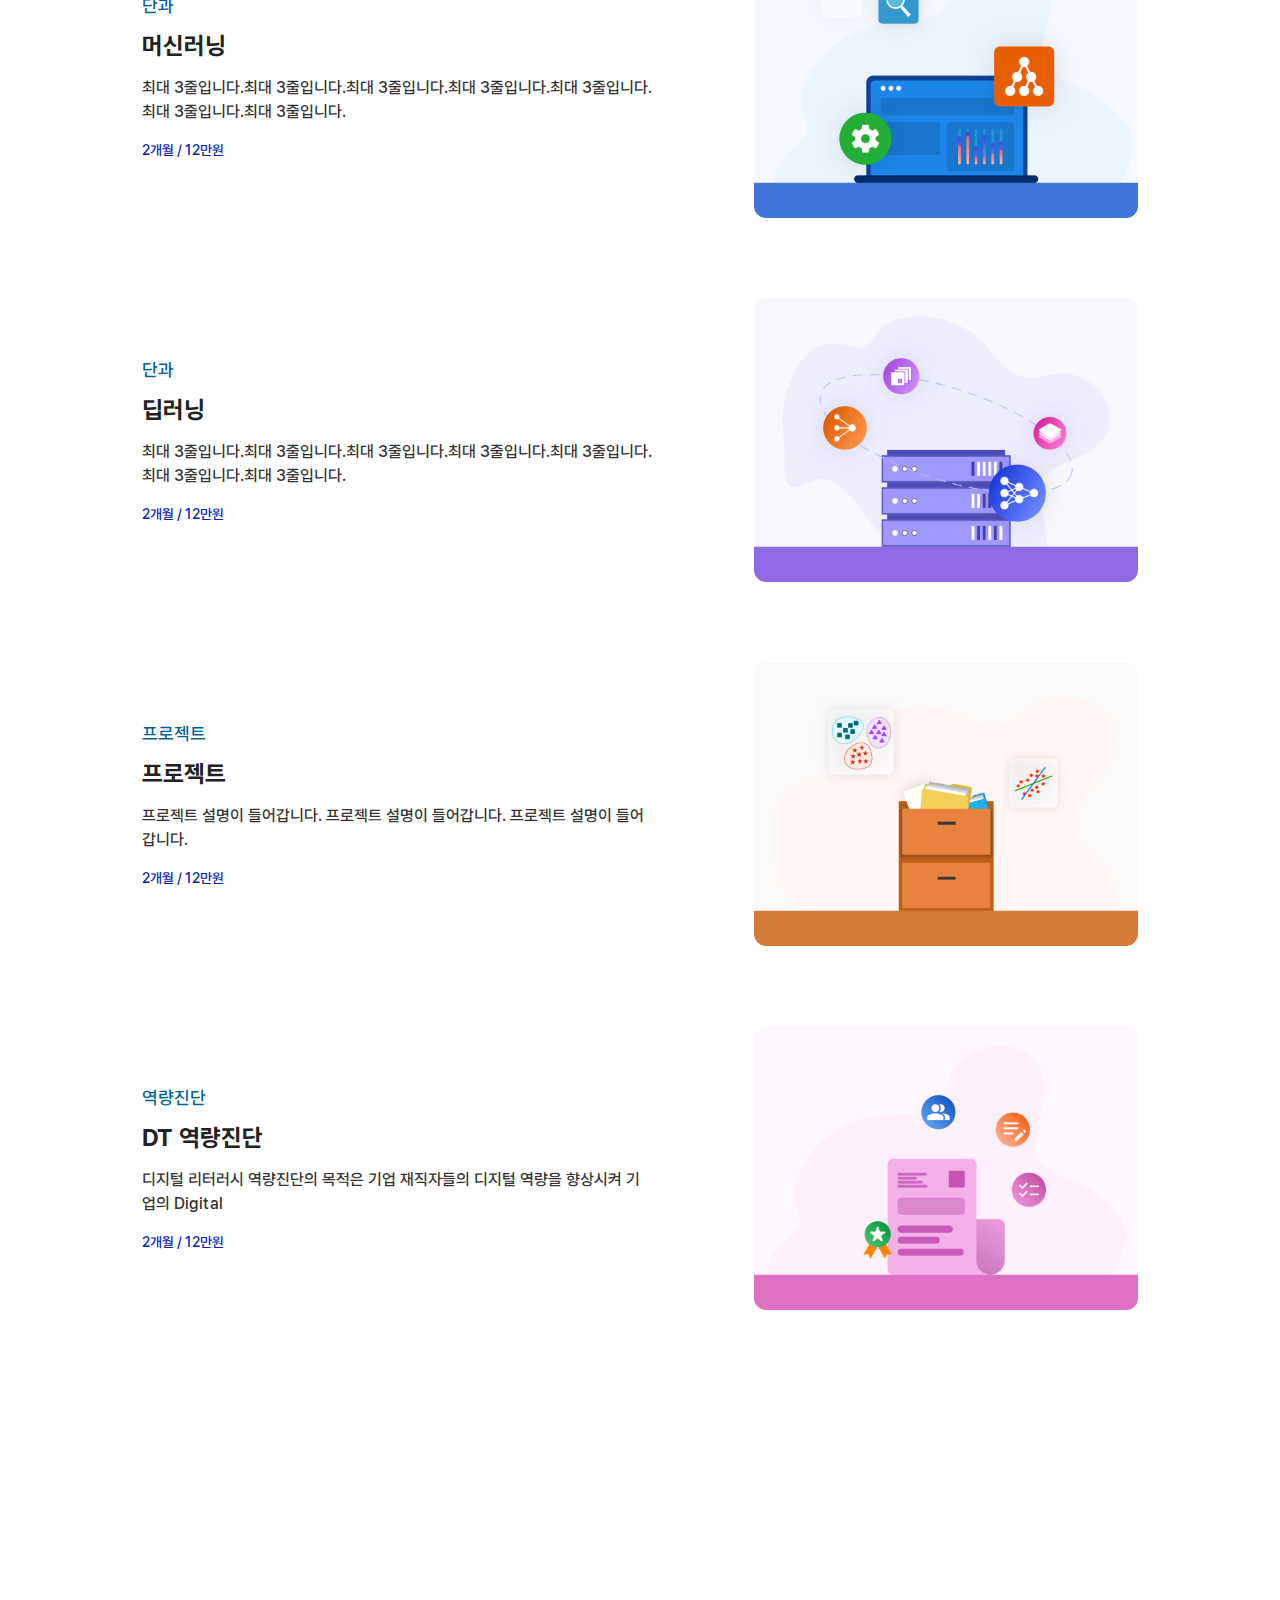
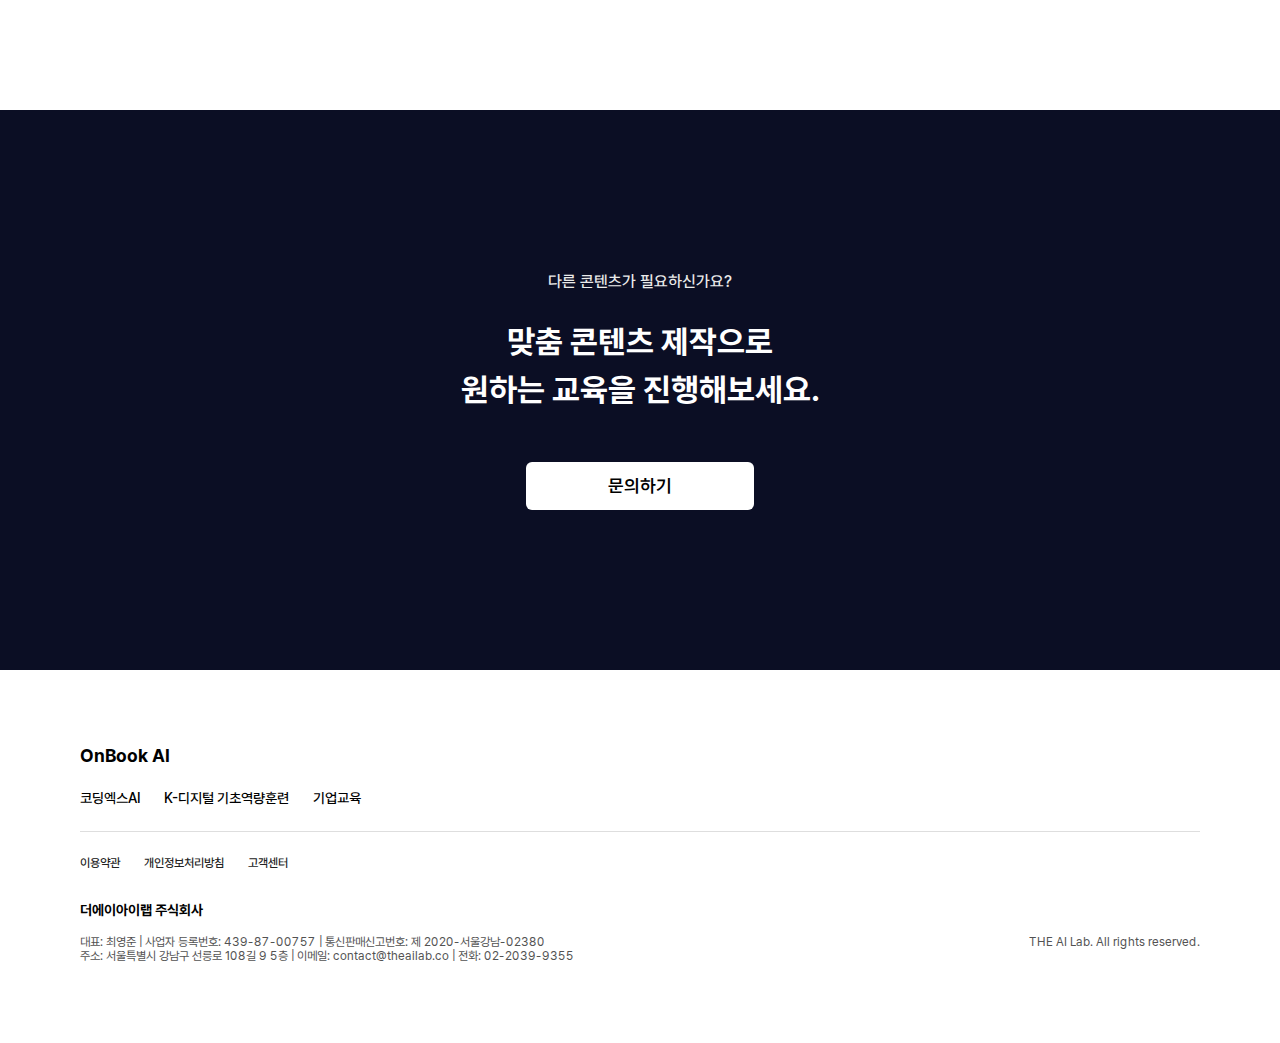
<file: pages/learning.html>
<!DOCTYPE html>
<html lang="ko">
  <head>
    <meta charset="utf-8">
    <title>AI</title>
    <meta charset="utf-8">
    <meta name="viewport" content="width=device-width, initial-scale=1.0">
    <link rel="stylesheet" href="../css/common.css">

    
    <link rel="stylesheet" href="../css/components.css">
    <link rel="stylesheet" href="../css/pages.css">
  </head>
  <body class="desktop">
    <div class="desktop-header">
      <header class="desktop-header__inner">
        <a href="#" class="desktop-header__logo">
          onBookAi
        </a>
        <nav class="gnb">
          <div class="gnb__menu">
            <div class="gnb__item">
              <a href="#" class="gnb__link">학습</a>
            </div>
            <div class="gnb__item">
              <a href="#" class="gnb__link">로그인</a>
            </div>
            <div class="gnb__item gnb__item--border-btn">
              <a href="#" class="gnb__link">플립러닝</a>
            </div>
          </div>
        </nav>
      </header>
    </div>
    <div class="mobile-header">
      <header class="mobile-header__inner">
        <div class="mobile-header__top">
          <button class="gnb-btn">
            <div class="hidden">
              메뉴버튼
            </div>
          </button>
          <a href="#" class="mobile-header__logo">
            onBookAi
          </a>
        </div>
        <div class="mobile-gnb">
          <div class="mobile-gnb__menu">
            <div class="mobile-gnb__item">
              <a href="#" class="mobile-gnb__link">학습</a>
            </div>
            <div class="mobile-gnb__item">
              <a href="#" class="mobile-gnb__link">로그인</a>
            </div>
            <div class="mobile-gnb__item">
              <a href="#" class="mobile-gnb__link">플립러닝</a>
            </div>
          </div>
        </div>
      </header>
    </div>
    <script>
      let gnbBtn = document.querySelector('.gnb-btn');
      let mobileGnb = document.querySelector('.mobile-gnb');
      gnbBtn.addEventListener('click', function() {
        gnbBtn.classList.toggle('active');
        mobileGnb.classList.toggle('active');
      });
    </script>
    <div class="desktop__inner">
      <section class="main main--center">
        <div class="main__inner">
          <div class="main__text">
            <h2 class="main__title">
              모든 AI 교육 콘텐츠
            </h2>
            <p>진단, 학습, 실전 모두</p>
            <div class="main__button-wrap">
              <button type="button" class="hero-btn">
                체험하기
              </button>
              <button type="button" class="hero-btn hero-btn--black-bg">
                도입문의
              </button>
            </div>
          </div>
        </div>
      </section>
      <section class="education">
        <div class="education__inner">
          <ul class="education__menu">
            <li class="education__menu-item active">
              전체
            </li>
            <li class="education__menu-item">
              단과
            </li>
            <li class="education__menu-item">
              프로젝트
            </li>
            <li class="education__menu-item">
              역량진단
            </li>
          </ul>
          <div class="education__contents">
            <div class="education__item">
              <div class="education__text">
                <span class="education__type">
                단과
              </span>
                <h4 class="education__title">
                  데이터분석 Basic
                </h4>
                <p class="education__description">
                  데이터분석 Basic은 파이썬 언어와 기초적인 머신러닝 알고리즘을 익히고 실습을 해 볼 수 있는 과정으로 정보고 학생과 교사들에게 추천드립니다.
                </p>
                <span class="education__price">
                1개월 / 10만원
              </span>
              </div>
              <div class="education__img">
                <img src="../images/learn/content_1.png" alt="">
              </div>
            </div>
            <div class="education__item">
              <div class="education__text">
                <span class="education__type">
                단과
              </span>
                <h4 class="education__title">
                  데이터분석 Advanced
                </h4>
                <p class="education__description">
                  데이터분석 Advanced는 빅데이터분석을 위한 파이썬 언어부터, 기초통계, 라이브러리, 주요 머신러닝 알고리즘을 이론과 실습으로 익히고 미니
                </p>
                <span   class="education__price">
                2개월 / 12만원
              </span>
              </div>
              <div class="education__img">
                <img src="../images/learn/content_2.png" alt="">
              </div>
            </div>
            <div class="education__item">
              <div class="education__text">
                <span class="education__type">
                단과
              </span>
                <h4 class="education__title">
                  머신러닝
                </h4>
                <p class="education__description">
                  최대 3줄입니다.최대 3줄입니다.최대 3줄입니다.최대 3줄입니다.최대 3줄입니다.최대 3줄입니다.최대 3줄입니다.
                </p>
                <span   class="education__price">
                2개월 / 12만원
              </span>
              </div>
              <div class="education__img">
                <img src="../images/learn/content_3.png" alt="">
              </div>
            </div>
            <div class="education__item">
              <div class="education__text">
                <span class="education__type">
                단과
              </span>
                <h4 class="education__title">
                  딥러닝
                </h4>
                <p class="education__description">
                  최대 3줄입니다.최대 3줄입니다.최대 3줄입니다.최대 3줄입니다.최대 3줄입니다.최대 3줄입니다.최대 3줄입니다.
                </p>
                <span   class="education__price">
                2개월 / 12만원
              </span>
              </div>
              <div class="education__img">
                <img src="../images/learn/content_4.png" alt="">
              </div>
            </div>
            <div class="education__item">
              <div class="education__text">
                <span class="education__type">
                프로젝트
              </span>
                <h4 class="education__title">
                  프로젝트
                </h4>
                <p class="education__description">
                  프로젝트 설명이 들어갑니다.
                  프로젝트 설명이 들어갑니다.
                  프로젝트 설명이 들어갑니다.
                </p>
                <span   class="education__price">
                2개월 / 12만원
              </span>
              </div>
              <div class="education__img">
                <img src="../images/learn/content_5.png" alt="">
              </div>
            </div>
            <div class="education__item">
              <div class="education__text">
                <span class="education__type">
                역량진단
              </span>
                <h4 class="education__title">
                  DT 역량진단
                </h4>
                <p class="education__description">
                  디지털 리터러시 역량진단의 목적은 기업 재직자들의 디지털 역량을 향상시켜 기업의 Digital
                </p>
                <span   class="education__price">
                2개월 / 12만원
              </span>
              </div>
              <div class="education__img">
                <img src="../images/learn/content_6.png" alt="">
              </div>
            </div>
          </div>
        </div>
      </section>
      <section class="banner">
        <div class="banner__inner">
          <div class="banner__text">
            <span>다른 콘텐츠가 필요하신가요?</span>
            <p>맞춤 콘텐츠 제작으로<br />
              원하는 교육을 진행해보세요.</p>
          </div>
          <button class="banner__btn">
            문의하기
          </button>
        </div>
      </section>
    </div>
    <div>
      <footer>
        <div class="desktop-footer">
          <div class="desktop-footer__inner">
            <div class="desktop-footer__top">
              <p class="desktop-footer__logo">OnBook AI</p>
              <ul class="footer-nav">
                <li class="footer-nav__item">
                  <a href="#">코딩엑스AI</a>
                </li>
                <li class="footer-nav__item">
                  <a href="#">K-디지털 기초역량훈련</a>
                </li>
                <li class="footer-nav__item">
                  <a href="#">기업교육</a>
                </li>
              </ul>
            </div>
            <div class="desktop-footer__bottom">
              <ul class="footer-nav footer-nav--bottom">
                <li class="footer-nav__item">
                  <a href="#">이용약관</a>
                </li>
                <li class="footer-nav__item">
                  <a href="#">개인정보처리방침</a>
                </li>
                <li class="footer-nav__item">
                  <a href="#">고객센터</a>
                </li>
              </ul>
              <p class="desktop-footer__company-name">
                더에이아이랩 주식회사
              </p>
              <div class="desktop-footer__info">
                <p>
                  대표: 최영준 | 사업자 등록번호: 439-87-00757 | 통신판매신고번호: 제 2020-서울강남-02380<br />
                  주소: 서울특별시 강남구 선릉로 108길 9 5층 | 이메일: contact@theailab.co | 전화: 02-2039-9355
                </p>
                <p>THE AI Lab. All rights reserved.</p>
              </div>
            </div>
          </div>
        </div>
        <div class="mobile-footer">
          <div class="mobile-footer__inner">
            <div class="mobile-footer__top">
              <p class="mobile-footer__logo">OnBook AI</p>
              <ul class="footer-nav">
                <li class="footer-nav__item">
                  <a href="#">코딩엑스AI</a>
                </li>
                <li class="footer-nav__item">
                  <a href="#">K-디지털 기초역량훈련</a>
                </li>
                <li class="footer-nav__item">
                  <a href="#">기업교육</a>
                </li>
              </ul>
            </div>
            <div class="mobile-footer__bottom">
              <ul class="footer-nav footer-nav--bottom">
                <li class="footer-nav__item">
                  <a href="#">이용약관</a>
                </li>
                <li class="footer-nav__item">
                  <a href="#">개인정보처리방침</a>
                </li>
                <li class="footer-nav__item">
                  <a href="#">고객센터</a>
                </li>
              </ul>
              <p class="mobile-footer__company-name">
                더에이아이랩 주식회사
              </p>
              <div class="mobile-footer__info">
                <p>
                  대표: 최영준<br />
                  사업자 등록번호: 439-87-00757<br />
                  통신판매신고번호: 제 2020-서울강남-02380<br />
                </p>
                <p>
                  주소: 서울특별시 강남구 선릉로 108길 9 5층<br />
                  이메일: contact@theailab.co<br />
                  전화: 02-2039-9355<br />
                </p>
                <p>THE AI Lab. All rights reserved.</p>
              </div>
            </div>
          </div>
        </div>
      </footer>
    </div>
  </body>
</html>
</file>
<file: css/common.css>
.blind,
.hidden {
  position: absolute;
  width: 1px;
  height: 1px;
  padding: 0;
  margin: -1px;
  overflow: hidden;
  clip: rect(0, 0, 0, 0);
  border: 0;
}

.desktop-header {
  position: fixed;
  background-color: #fff;
  left: 0;
  right: 0;
}
.desktop-header__inner {
  max-width: 1200px;
  margin: 0 auto;
  padding: 10px 0;
  display: -webkit-box;
  display: -webkit-flex;
  display: -ms-flexbox;
  display: flex;
  -webkit-box-pack: justify;
  -webkit-justify-content: space-between;
  -ms-flex-pack: justify;
  justify-content: space-between;
  -webkit-box-align: center;
  -webkit-align-items: center;
  -ms-flex-align: center;
  align-items: center;
}
.desktop-header__logo {
  font-weight: 700;
  font-size: 20px;
}
.desktop-header .gnb {
  display: -webkit-box;
  display: -webkit-flex;
  display: -ms-flexbox;
  display: flex;
  -webkit-box-align: center;
  -webkit-align-items: center;
  -ms-flex-align: center;
  align-items: center;
}
.desktop-header .gnb__menu {
  display: -webkit-box;
  display: -webkit-flex;
  display: -ms-flexbox;
  display: flex;
  -webkit-box-align: center;
  -webkit-align-items: center;
  -ms-flex-align: center;
  align-items: center;
}
.desktop-header .gnb__item a {
  display: block;
  padding: 8px 24px;
  font-weight: 500;
}
.desktop-header .gnb__item--border-btn a {
  margin-left: 40px;
  display: inline-block;
  border: 1px solid #000;
  padding: 7px 23px;
  border-radius: 6px;
  font-size: 16px;
  line-height: 24px;
  font-weight: 500;
}
.desktop-header-btn {
  border: 1px solid #000;
  padding: 7px 23px;
  border-radius: 6px;
  font-size: 16px;
  line-height: 24px;
  font-weight: 500;
}

.mobile-header {
  display: none;
}

.desktop-footer__inner {
  max-width: 1200px;
  padding: 75px 40px 80px;
  margin: 0 auto;
}
.desktop-footer__top {
  padding-bottom: 19px;
  border-bottom: 1px solid #DEDEDE;
}
.desktop-footer__logo {
  font-weight: 700;
  font-size: 18px;
  line-height: 21px;
}
.desktop-footer .footer-nav {
  margin-top: 19px;
  display: -webkit-box;
  display: -webkit-flex;
  display: -ms-flexbox;
  display: flex;
  gap: 0 24px;
}
.desktop-footer .footer-nav__item {
  padding: 5px 0;
}
.desktop-footer .footer-nav__item a {
  display: block;
  font-size: 14px;
  line-height: 17px;
  font-weight: 500;
}
.desktop-footer .footer-nav.footer-nav--bottom .footer-nav__item a {
  line-height: 14px;
  font-size: 12px;
  color: #222;
}
.desktop-footer__company-name {
  margin-top: 27px;
  line-height: 17px;
  font-size: 14px;
  font-weight: 700;
  color: #000;
}
.desktop-footer__info {
  display: -webkit-box;
  display: -webkit-flex;
  display: -ms-flexbox;
  display: flex;
  -webkit-box-pack: justify;
  -webkit-justify-content: space-between;
  -ms-flex-pack: justify;
  justify-content: space-between;
  margin-top: 16px;
  font-size: 12px;
  font-weight: 300;
  line-height: 14px;
  color: #525252;
}

.mobile-footer {
  display: none;
}

@media (max-width: 1200px) {
  .desktop-header__inner {
    max-width: inherit;
    padding: 10px 80px;
  }
  .mobile-footer {
    display: block;
  }
  .mobile-footer__inner {
    padding: 80px 24px;
  }
  .mobile-footer__top {
    padding-bottom: 11px;
    border-bottom: 1px solid #D9D9D9;
  }
  .mobile-footer__logo {
    font-weight: 700;
    font-size: 16px;
    line-height: 24px;
  }
  .mobile-footer .footer-nav {
    margin-top: 11px;
    display: -webkit-box;
    display: -webkit-flex;
    display: -ms-flexbox;
    display: flex;
    gap: 0 24px;
  }
  .mobile-footer .footer-nav__item {
    padding: 5px 0;
  }
  .mobile-footer .footer-nav__item a {
    display: block;
    font-size: 14px;
    line-height: 20px;
    font-weight: 500;
    color: #3F3F3F;
  }
  .mobile-footer .footer-nav.footer-nav--bottom .footer-nav__item a {
    display: block;
    font-size: 14px;
    line-height: 20px;
    font-weight: 500;
    color: #3F3F3F;
  }
  .mobile-footer__company-name {
    margin-top: 35px;
    line-height: 20px;
    font-size: 14px;
    font-weight: 700;
    color: #000;
  }
  .mobile-footer__info {
    margin-top: 12px;
    font-size: 12px;
    font-weight: 300;
    line-height: 18px;
    color: #858585;
  }
  .mobile-footer__info p + p {
    margin-top: 16px;
  }
  .mobile-header,
  .desktop-footer {
    display: none;
  }
}
@media (max-width: 768px) {
  .desktop-header {
    display: none;
  }
  .mobile-header {
    display: block;
    position: fixed;
    background-color: #fff;
    left: 0;
    right: 0;
  }
  .mobile-header__top {
    padding: 0 13px;
    position: relative;
  }
  .mobile-header .gnb-btn {
    width: 40px;
    height: 40px;
    margin: 10px 0;
    background: url("../images/icon/hamburger-btn.png") no-repeat center;
    background-size: contain;
  }
  .mobile-header .gnb-btn.active {
    background-image: url("../images/icon/close-btn.png");
  }
  .mobile-header__logo {
    position: absolute;
    top: 50%;
    left: 50%;
    -webkit-transform: translate(-50%, -50%);
    -ms-transform: translate(-50%, -50%);
    transform: translate(-50%, -50%);
    font-weight: 700;
    font-size: 20px;
    line-height: 30px;
    color: #000;
    margin: 0 auto;
    display: inline-block;
  }
  .mobile-header .mobile-gnb {
    display: none;
  }
  .mobile-header .mobile-gnb.active {
    display: block;
    position: absolute;
    width: 100%;
  }
  .mobile-header .mobile-gnb__menu {
    background: #fff;
  }
  .mobile-header .mobile-gnb__item a {
    display: inline-block;
    padding: 16px 24px;
    color: #222;
    font-weight: 500;
    font-size: 16px;
    line-height: 24px;
    width: 100%;
  }
}
html, body, div, span, applet, object, iframe,
h1, h2, h3, h4, h5, h6, p, blockquote, pre,
a, abbr, acronym, address, big, cite, code,
del, dfn, em, img, ins, kbd, q, s, samp,
small, strike, strong, sub, sup, tt, var,
b, u, i, center,
dl, dt, dd, ol, ul, li,
fieldset, form, label, legend,
table, caption, tbody, tfoot, thead, tr, th, td,
article, aside, canvas, details, embed,
figure, figcaption, footer, header, hgroup,
menu, nav, output, ruby, section, summary,
time, mark, audio, video {
  margin: 0;
  padding: 0;
  border: 0;
  font-size: 100%;
  font: inherit;
  vertical-align: baseline;
}

article, aside, details, figcaption, figure,
footer, header, hgroup, menu, nav, section {
  display: block;
}

html {
  box-sizing: border-box;
  box-sizing: border-box;
}

*, *:before, *:after {
  box-sizing: border-box;
}

img {
  width: 100%;
  max-width: 100%;
  vertical-align: top;
}

ol, ul, li {
  list-style: none;
}

blockquote, q {
  quotes: none;
}

blockquote:before,
blockquote:after,
q:before, q:after {
  content: none;
}

table {
  width: 100%;
  border-collapse: collapse;
  border-spacing: 0;
  table-layout: fixed;
}

textarea {
  resize: none;
}

input {
  -webkit-appearance: none;
  -moz-appearance: none;
  appearance: none;
  border-radius: 0;
}

button {
  margin: 0;
  padding: 0;
  border: 0;
  background: 0;
  -webkit-appearance: none;
  outline: none;
  cursor: pointer;
}

a, a * {
  cursor: pointer;
}

pre {
  white-space: pre-wrap;
}

hr {
  margin: 0;
  padding: 0;
  border: 0;
  outline: 0;
  height: 1px;
  background-color: #ebebeb;
}

input[type=checkbox],
input[type=radio] {
  opacity: 1;
  width: 13px;
  height: 13px;
  margin: 0;
  cursor: pointer;
}

sup {
  vertical-align: super;
  font-size: 0.5em;
}

a,
a:hover,
a:focus {
  color: inherit;
  text-decoration: none;
}

input::-webkit-search-cancel-button {
  display: none;
}

input:-webkit-autofill {
  box-shadow: 0 0 0 1000px white inset;
}

html {
  font-size: 16px;
}

body, button, input, textarea {
  font-family: "pretendard", sans-serif;
}

body {
  line-height: 1.2;
}

@font-face {
  font-family: "pretendard";
  font-style: regular;
  font-weight: 300;
  src: url(../fonts/Pretendard-Regular.woff) format("woff");
}
@font-face {
  font-family: "pretendard";
  font-style: medium;
  font-weight: 500;
  src: url(../fonts/Pretendard-Medium.woff) format("woff");
}
@font-face {
  font-family: "pretendard";
  font-style: semibold;
  font-weight: 600;
  src: url(../fonts/Pretendard-SemiBold.woff) format("woff");
}
@font-face {
  font-family: "pretendard";
  font-style: bold;
  font-weight: 700;
  src: url(../fonts/Pretendard-Bold.woff) format("woff");
}
@font-face {
  font-family: "pretendard";
  font-style: extrabold;
  font-weight: 800;
  src: url(../fonts/Pretendard-ExtraBold.woff) format("woff");
}
/*# sourceMappingURL=../maps/common.css.map */
</file>
<file: css/components.css>
.chip {
  display: inline-block;
  padding: 4px 12px;
  font-size: 14px;
  line-height: 20px;
  font-weight: 500;
  border-radius: 6px;
  color: #3f3f3f;
  background-color: #F5EBFF;
}
.chip.chip--green {
  background-color: #D8FFFD;
  color: #148B85;
}
.chip.chip--navy {
  background-color: #E1E4FF;
  color: #2230AE;
}
/*# sourceMappingURL=../maps/components.css.map */
</file>
<file: css/pages.css>
.desktop__inner {
  min-width: 1200px;
  margin: 0 auto;
}

.hero-btn {
  border: 2px solid #222;
  padding: 8px 38px;
  border-radius: 6px;
  font-weight: 500;
  font-size: 18px;
  line-height: 28px;
  color: #222;
}
.hero-btn:hover {
  background-color: #F1F1F1;
}
.hero-btn--black-bg {
  background-color: #000;
  color: #fff;
  border-color: #000;
}
.hero-btn--black-bg:hover {
  background-color: #222;
}

.main {
  background-color: #78CEFF;
  padding-top: 60px;
}
.main__inner {
  width: 1200px;
  margin: 0 auto;
  padding: 10px 0;
  display: -webkit-box;
  display: -webkit-flex;
  display: -ms-flexbox;
  display: flex;
  -webkit-box-pack: justify;
  -webkit-justify-content: space-between;
  -ms-flex-pack: justify;
  justify-content: space-between;
  padding: 105px 40px 165px;
}
.main__inner img {
  width: 510px;
}
.main__text {
  text-align: left;
}
.main__text h2.main__title {
  padding-top: 83px;
  font-size: 64px;
  line-height: 80px;
  font-weight: 700;
}
.main__text p {
  font-size: 24px;
  font-weight: 500;
}
.main__button-wrap {
  margin-top: 56px;
  display: -webkit-box;
  display: -webkit-flex;
  display: -ms-flexbox;
  display: flex;
  gap: 0 16px;
}
.main.main--center .main__inner {
  -webkit-box-pack: center;
  -webkit-justify-content: center;
  -ms-flex-pack: center;
  justify-content: center;
}
.main.main--center .main__text {
  text-align: center;
}
.main.main--center .main__button-wrap {
  -webkit-box-pack: center;
  -webkit-justify-content: center;
  -ms-flex-pack: center;
  justify-content: center;
}

.learning-system {
  background: #F6F6F6;
}
.learning-system__inner {
  width: 1200px;
  margin: 0 auto;
  display: -webkit-box;
  display: -webkit-flex;
  display: -ms-flexbox;
  display: flex;
  -webkit-align-content: center;
  -ms-flex-line-pack: center;
  align-content: center;
  -webkit-box-orient: vertical;
  -webkit-box-direction: normal;
  -webkit-flex-direction: column;
  -ms-flex-direction: column;
  flex-direction: column;
  padding: 160px 0;
}
.learning-system__title {
  text-align: center;
  font-size: 40px;
  line-height: 60px;
  font-weight: 700;
  color: #000;
}
.learning-system__list {
  margin-top: 80px;
  display: -webkit-box;
  display: -webkit-flex;
  display: -ms-flexbox;
  display: flex;
  gap: 24px;
}
.learning-system__item {
  padding: 40px;
  width: calc((100% - 48px) / 3);
  background-color: #fff;
  height: 320px;
  border-radius: 10px;
}
.learning-system__text p {
  font-size: 24px;
  line-height: 36px;
  font-weight: 700;
  padding-top: 21px;
}
.learning-system__text span {
  display: inline-block;
  padding-top: 24px;
  font-size: 20px;
  line-height: 30px;
  font-weight: 500;
  color: #323232;
}

.learning-course__inner {
  width: 1200px;
  margin: 0 auto;
  display: -webkit-box;
  display: -webkit-flex;
  display: -ms-flexbox;
  display: flex;
  -webkit-align-content: center;
  -ms-flex-line-pack: center;
  align-content: center;
  -webkit-box-orient: vertical;
  -webkit-box-direction: normal;
  -webkit-flex-direction: column;
  -ms-flex-direction: column;
  flex-direction: column;
  padding: 160px 0;
}
.learning-course__title {
  text-align: center;
  font-size: 40px;
  line-height: 60px;
  font-weight: 700;
}
.learning-course__list {
  margin-top: 80px;
  display: grid;
  gap: 24px;
  grid-template-columns: repeat(3, 1fr);
}
.learning-course__item {
  padding: 40px 24px;
  background-color: #F8FCFF;
  height: 420px;
  border-radius: 10px;
}
.learning-course__item img {
  width: 100%;
  margin-top: 24px;
}
.learning-course__text p {
  font-size: 20px;
  line-height: 26px;
  font-weight: 700;
  color: #000;
}
.learning-course__text span {
  display: inline-block;
  margin-top: 12px;
  font-size: 16px;
  line-height: 24px;
  font-weight: 500;
  color: #323232;
}
.learning-course__btn {
  margin-top: 24px;
  background-color: #fff;
  border: 1px solid #DEDEDE;
  padding: 7px 23px;
  border-radius: 6px;
  line-height: 24px;
  font-size: 16px;
  font-weight: 500;
}
.learning-course__btn:hover {
  background-color: #F1F1F1;
}

.banner {
  background: #0B0E24;
}
.banner__inner {
  padding: 160px 0;
  width: 1200px;
  margin: 0 auto;
  text-align: center;
}
.banner__text span {
  font-size: 16px;
  line-height: 24px;
  font-weight: 500;
  color: #EAEAEA;
}
.banner__text p {
  margin-top: 24px;
  font-size: 32px;
  line-height: 48px;
  font-weight: 700;
  color: #Fff;
}
.banner__btn {
  margin-top: 48px;
  padding: 10px 82px;
  border-radius: 6px;
  line-height: 28px;
  font-size: 18px;
  font-weight: 600;
  color: #000;
  background-color: #fff;
}
.banner__btn:hover {
  background: #f1f1f1;
}

.partner-company__inner {
  width: 550px;
  margin: 0 auto;
  padding: 160px 0;
}
.partner-company__title {
  font-size: 32px;
  line-height: 48px;
  text-align: center;
  font-weight: 700;
}
.partner-company__list {
  margin-top: 40px;
  display: -webkit-box;
  display: -webkit-flex;
  display: -ms-flexbox;
  display: flex;
  -webkit-box-orient: horizontal;
  -webkit-box-direction: normal;
  -webkit-flex-direction: row;
  -ms-flex-direction: row;
  flex-direction: row;
  -webkit-flex-wrap: wrap;
  -ms-flex-wrap: wrap;
  flex-wrap: wrap;
  gap: 40px;
  -webkit-box-flex: 1;
  -webkit-flex: 1 1 20%;
  -ms-flex: 1 1 20%;
  flex: 1 1 20%;
  -webkit-box-pack: center;
  -webkit-justify-content: center;
  -ms-flex-pack: center;
  justify-content: center;
}
.partner-company__item {
  font-weight: 600;
  font-size: 16px;
  line-height: 24px;
}
.partner-company__item:nth-child(1), .partner-company__item:nth-child(2) {
  width: calc(50% - 40px);
}
.partner-company__item:nth-child(1) {
  text-align: right;
}
.partner-company__item:nth-child(2) {
  text-align: left;
}

.inquiry {
  background-color: #0C3634;
}
.inquiry__inner {
  width: 1200px;
  margin: 0 auto;
  padding: 160px 0;
  display: -webkit-box;
  display: -webkit-flex;
  display: -ms-flexbox;
  display: flex;
  -webkit-box-pack: justify;
  -webkit-justify-content: space-between;
  -ms-flex-pack: justify;
  justify-content: space-between;
}
.inquiry__text {
  color: #fff;
}
.inquiry__type {
  display: inline-block;
  font-size: 18px;
  line-height: 28px;
  color: #C7C7C7;
  font-weight: 300;
}
.inquiry__description {
  margin-top: 12px;
  font-size: 40px;
  line-height: 60px;
  font-weight: 700;
}
.inquiry__sub-description {
  display: inline-block;
  margin-top: 12px;
  font-size: 20px;
  line-height: 30px;
  font-weight: 300;
  color: #EDEDED;
}
.inquiry__form {
  width: 384px;
}
.inquiry__input {
  width: 100%;
  display: -webkit-box;
  display: -webkit-flex;
  display: -ms-flexbox;
  display: flex;
  -webkit-box-orient: vertical;
  -webkit-box-direction: normal;
  -webkit-flex-direction: column;
  -ms-flex-direction: column;
  flex-direction: column;
  font-weight: 600;
}
.inquiry__input + .inquiry__input {
  margin-top: 16px;
}
.inquiry__input label {
  font-size: 14px;
  line-height: 20px;
  color: #A8A8A8;
}
.inquiry__input input,
.inquiry__input textarea {
  margin-top: 6px;
  height: 48px;
  outline: none;
  border: none;
  border-radius: 4px;
  padding: 10px 15px;
  font-size: 16px;
}
.inquiry__input input:focus,
.inquiry__input textarea:focus {
  border: 1px solid #00639B;
}
.inquiry__input textarea {
  height: 160px;
}
.inquiry__btn {
  margin-top: 48px;
  width: 100%;
  padding: 10px 0;
  border-radius: 6px;
  font-weight: 500;
  font-size: 18px;
  line-height: 28px;
  border: none;
  color: #fff;
  background-color: #000;
}
.inquiry__btn:hover {
  background-color: #222;
}

.education__inner {
  max-width: 996px;
  margin: 0 auto;
}
.education__menu {
  display: -webkit-box;
  display: -webkit-flex;
  display: -ms-flexbox;
  display: flex;
  gap: 0 40px;
  padding-top: 27px;
}
.education__menu-item {
  padding: 5px 0px;
  font-size: 24px;
  line-height: 36px;
  font-weight: 600;
  color: #858585;
  cursor: pointer;
}
.education__menu-item.active {
  color: #000;
}
.education__menu-item.active:hover {
  color: #000;
}
.education__menu-item:hover {
  color: #222;
}
.education__contents {
  padding-bottom: 400px;
}
.education__item {
  margin-top: 80px;
  display: -webkit-box;
  display: -webkit-flex;
  display: -ms-flexbox;
  display: flex;
  -webkit-box-pack: justify;
  -webkit-justify-content: space-between;
  -ms-flex-pack: justify;
  justify-content: space-between;
  -webkit-box-align: center;
  -webkit-align-items: center;
  -ms-flex-align: center;
  align-items: center;
  gap: 0 102px;
  cursor: pointer;
}
.education__item:first-child {
  margin-top: 107px;
}
.education__item:hover .education__type {
  color: #00639B;
}
.education__item:hover .education__title {
  color: #00639B;
}
.education__item:hover .education__description {
  color: #323232;
}
.education__item:hover .education__price {
  color: #0825B1;
}
.education__item:hover .education__img {
  box-shadow: 0 0 12px 0 rgba(0, 0, 0, 0.01);
}
.education__text {
  width: 51.22%;
}
.education__type {
  display: inline-block;
  font-size: 18px;
  line-height: 28px;
  font-weight: 500;
  color: #00639B;
}
.education__title {
  font-size: 24px;
  line-height: 36px;
  font-weight: 700;
  margin-top: 8px;
  color: #222;
}
.education__description {
  font-size: 16px;
  line-height: 24px;
  font-weight: 500;
  margin-top: 12px;
  color: #323232;
}
.education__price {
  display: inline-block;
  margin-top: 16px;
  font-size: 14px;
  line-height: 20px;
  font-weight: 500;
  color: #0825B1;
}
.education__img {
  width: 38.56%;
  border-radius: 12px;
  overflow: hidden;
}
.education__img img {
  width: 100%;
}

@media (max-width: 1200px) {
  .desktop__inner {
    min-width: inherit;
  }
  .main__inner {
    width: 716px;
    -webkit-box-align: center;
    -webkit-align-items: center;
    -ms-flex-align: center;
    align-items: center;
    -webkit-box-orient: vertical;
    -webkit-box-direction: reverse;
    -webkit-flex-direction: column-reverse;
    -ms-flex-direction: column-reverse;
    flex-direction: column-reverse;
    padding: 100px 0 160px;
  }
  .main__text {
    text-align: center;
    width: 100%;
  }
  .main__text h2.main__title {
    padding-top: 83px;
    font-size: 64px;
    line-height: 80px;
    font-weight: 700;
  }
  .main__text p {
    font-size: 24px;
    font-weight: 500;
  }
  .main__button-wrap {
    -webkit-box-pack: center;
    -webkit-justify-content: center;
    -ms-flex-pack: center;
    justify-content: center;
  }
  .main.main--center .main__inner {
    -webkit-box-pack: center;
    -webkit-justify-content: center;
    -ms-flex-pack: center;
    justify-content: center;
  }
  .main.main--center .main__text {
    text-align: center;
  }
  .main.main--center .main__button-wrap {
    -webkit-box-pack: center;
    -webkit-justify-content: center;
    -ms-flex-pack: center;
    justify-content: center;
  }
  .learning-system__inner {
    width: 712px;
  }
  .learning-system__list {
    -webkit-flex-wrap: wrap;
    -ms-flex-wrap: wrap;
    flex-wrap: wrap;
    -webkit-box-pack: center;
    -webkit-justify-content: center;
    -ms-flex-pack: center;
    justify-content: center;
  }
  .learning-system__item {
    width: calc((100% - 24px) / 2);
    height: 288px;
  }
  .learning-course__inner {
    width: inherit;
    padding: 160px auto;
  }
  .learning-course__list {
    grid-template-columns: repeat(2, 344px);
    -webkit-box-pack: center;
    -webkit-justify-content: center;
    -ms-flex-pack: center;
    justify-content: center;
  }
  .learning-course__item {
    height: 400px;
  }
  .learning-course__btn {
    margin-top: 24px;
    background-color: #fff;
    border: 1px solid #DEDEDE;
    padding: 7px 23px;
    border-radius: 6px;
    line-height: 24px;
    font-size: 16px;
    font-weight: 500;
  }
  .banner__inner {
    width: inherit;
  }
  .inquiry__inner {
    width: inherit;
    max-width: 712px;
    padding: 160px 0;
    -webkit-box-orient: vertical;
    -webkit-box-direction: normal;
    -webkit-flex-direction: column;
    -ms-flex-direction: column;
    flex-direction: column;
  }
  .inquiry__form {
    width: initial;
    margin-top: 78px;
  }
  .inquiry__form form {
    display: -webkit-box;
    display: -webkit-flex;
    display: -ms-flexbox;
    display: flex;
    -webkit-box-orient: horizontal;
    -webkit-box-direction: normal;
    -webkit-flex-direction: row;
    -ms-flex-direction: row;
    flex-direction: row;
    -webkit-flex-wrap: wrap;
    -ms-flex-wrap: wrap;
    flex-wrap: wrap;
    -webkit-box-pack: justify;
    -webkit-justify-content: space-between;
    -ms-flex-pack: justify;
    justify-content: space-between;
    gap: 16px 24px;
  }
  .inquiry__input {
    width: calc((100% - 24px) / 2);
    display: -webkit-box;
    display: -webkit-flex;
    display: -ms-flexbox;
    display: flex;
    -webkit-box-orient: vertical;
    -webkit-box-direction: normal;
    -webkit-flex-direction: column;
    -ms-flex-direction: column;
    flex-direction: column;
    font-weight: 600;
  }
  .inquiry__input + .inquiry__input {
    margin-top: 0;
  }
  .inquiry__input:last-of-type {
    width: 100%;
  }
  .education__inner {
    max-width: 712px;
    margin: 0 auto;
  }
  .education__menu {
    display: -webkit-box;
    display: -webkit-flex;
    display: -ms-flexbox;
    display: flex;
    gap: 0 40px;
    padding-top: 27px;
  }
  .education__menu-item {
    padding: 5px 0px;
    font-size: 24px;
    line-height: 36px;
    font-weight: 600;
    color: #858585;
    cursor: pointer;
  }
  .education__menu-item.active {
    color: #000;
  }
  .education__contents {
    padding-bottom: 400px;
  }
  .education__item {
    margin-top: 80px;
    display: -webkit-box;
    display: -webkit-flex;
    display: -ms-flexbox;
    display: flex;
    -webkit-box-pack: justify;
    -webkit-justify-content: space-between;
    -ms-flex-pack: justify;
    justify-content: space-between;
    -webkit-box-align: center;
    -webkit-align-items: center;
    -ms-flex-align: center;
    align-items: center;
    gap: 0 102px;
    cursor: pointer;
  }
  .education__item:first-child {
    margin-top: 107px;
  }
  .education__text {
    width: 262px;
  }
  .education__type {
    display: inline-block;
    font-size: 18px;
    line-height: 28px;
    font-weight: 500;
    color: #00639B;
  }
  .education__title {
    font-size: 24px;
    line-height: 36px;
    font-weight: 700;
    margin-top: 8px;
    color: #222;
  }
  .education__description {
    font-size: 16px;
    line-height: 24px;
    font-weight: 500;
    margin-top: 12px;
    color: #323232;
  }
  .education__price {
    display: inline-block;
    margin-top: 16px;
    font-size: 14px;
    line-height: 20px;
    font-weight: 500;
    color: #0825B1;
  }
  .education__img {
    min-width: 344px;
  }
  .education__img img {
    width: 100%;
  }
}
@media (max-width: 768px) {
  .main__inner {
    width: inherit;
    -webkit-box-align: center;
    -webkit-align-items: center;
    -ms-flex-align: center;
    align-items: center;
    width: inherit;
    -webkit-box-orient: vertical;
    -webkit-box-direction: reverse;
    -webkit-flex-direction: column-reverse;
    -ms-flex-direction: column-reverse;
    flex-direction: column-reverse;
    padding: 40px 24px 80px;
  }
  .main__inner img {
    width: 327px;
  }
  .main__text {
    text-align: center;
    width: 100%;
  }
  .main__text h2.main__title {
    padding-top: 33px;
    font-size: 32px;
    line-height: 48px;
  }
  .main__text p {
    font-size: 14px;
    padding-top: 16px;
    line-height: 17px;
  }
  .main__button-wrap {
    margin-top: 64px;
    gap: 0 15px;
  }
  .main.main--center .main__inner {
    padding: 258px 24px;
  }
  .learning-system__inner {
    width: inherit;
    padding: 80px 24px;
  }
  .learning-system__title {
    text-align: left;
    font-size: 24px;
    line-height: 36px;
    font-weight: 600;
  }
  .learning-system__list {
    margin-top: 24px;
    gap: 24px 0;
    -webkit-box-orient: vertical;
    -webkit-box-direction: normal;
    -webkit-flex-direction: column;
    -ms-flex-direction: column;
    flex-direction: column;
  }
  .learning-system__item {
    width: 100%;
    padding: 24px;
    height: inherit;
  }
  .learning-system__text p {
    font-size: 18px;
    line-height: 28px;
    padding-top: 12px;
  }
  .learning-system__text span {
    padding-top: 8px;
    font-size: 16px;
    line-height: 24px;
    font-weight: 500;
  }
  .learning-course__inner {
    width: inherit;
    padding: 80px 24px;
  }
  .learning-course__title {
    text-align: left;
    font-size: 24px;
    line-height: 36px;
    font-weight: 600;
  }
  .learning-course__list {
    margin-top: 24px;
    grid-template-columns: 1fr;
  }
  .learning-course__item {
    padding: 32px 24px;
    height: inherit;
  }
  .learning-course__item img {
    width: 100%;
    margin-top: 24px;
  }
  .learning-course__text p {
    font-size: 20px;
    line-height: 30px;
    font-weight: 600;
  }
  .learning-course__text span {
    margin-top: 8px;
  }
  .banner__inner {
    padding: 160px 24px;
    width: inherit;
  }
  .banner__text span {
    font-size: 14px;
    line-height: 20px;
    font-weight: 500;
  }
  .banner__text p {
    margin-top: 16px;
    font-size: 24px;
    line-height: 36px;
    font-weight: 600;
  }
  .banner__btn {
    margin-top: 40px;
    padding: 10px 24px;
  }
  .partner-company__inner {
    max-width: 360px;
    margin: 0 auto;
    padding: 120px 0px;
  }
  .partner-company__title {
    font-size: 24px;
    line-height: 36px;
    font-weight: 600;
  }
  .partner-company__list {
    -webkit-box-pack: inherit;
    -webkit-justify-content: inherit;
    -ms-flex-pack: inherit;
    justify-content: inherit;
    gap: 40px 0;
  }
  .partner-company__item {
    -webkit-box-flex: 0;
    -webkit-flex: 0 1 33.3333333333%;
    -ms-flex: 0 1 33.3333333333%;
    flex: 0 1 33.3333333333%;
    text-align: center;
    word-break: keep-all;
  }
  .partner-company__item:nth-child(1), .partner-company__item:nth-child(2) {
    -webkit-box-flex: 0;
    -webkit-flex: 0 1 33.3333333333%;
    -ms-flex: 0 1 33.3333333333%;
    flex: 0 1 33.3333333333%;
  }
  .partner-company__item:nth-child(1) {
    text-align: center;
  }
  .partner-company__item:nth-child(2) {
    text-align: center;
  }
  .inquiry__inner {
    padding: 80px 24px;
  }
  .inquiry__type {
    display: inline-block;
    font-size: 14px;
    line-height: 20px;
    font-weight: 500;
    color: #A6A6A6;
  }
  .inquiry__description {
    margin-top: 4px;
    font-size: 24px;
    line-height: 36px;
    font-weight: 800;
  }
  .inquiry__sub-description {
    display: inline-block;
    margin-top: 16px;
    font-size: 16px;
    line-height: 24px;
    font-weight: 500;
    color: #DDDDDD;
  }
  .inquiry__form {
    width: initial;
    margin-top: 48px;
  }
  .inquiry__form form {
    display: -webkit-box;
    display: -webkit-flex;
    display: -ms-flexbox;
    display: flex;
    -webkit-box-orient: horizontal;
    -webkit-box-direction: normal;
    -webkit-flex-direction: row;
    -ms-flex-direction: row;
    flex-direction: row;
    -webkit-flex-wrap: wrap;
    -ms-flex-wrap: wrap;
    flex-wrap: wrap;
    -webkit-box-pack: justify;
    -webkit-justify-content: space-between;
    -ms-flex-pack: justify;
    justify-content: space-between;
    gap: 16px 24px;
  }
  .inquiry__input {
    width: 100%;
  }
  .inquiry__input label {
    font-size: 14px;
    line-height: 20px;
    font-weight: 600;
  }
  .inquiry__btn {
    margin-top: 32px;
  }
  .education__inner {
    width: inherit;
    padding: 0 24px;
  }
  .education__menu {
    display: -webkit-box;
    display: -webkit-flex;
    display: -ms-flexbox;
    display: flex;
    gap: 0 24px;
    padding-top: 20px;
  }
  .education__menu-item {
    padding: 5px 0px;
    font-size: 20px;
    line-height: 30px;
  }
  .education__contents {
    padding-bottom: 60px;
  }
  .education__item {
    margin-top: 80px;
    -webkit-box-orient: vertical;
    -webkit-box-direction: reverse;
    -webkit-flex-direction: column-reverse;
    -ms-flex-direction: column-reverse;
    flex-direction: column-reverse;
    gap: 16px 0;
  }
  .education__item:first-child {
    margin-top: 60px;
  }
  .education__text {
    width: 100%;
  }
  .education__type {
    font-size: 14px;
    line-height: 20px;
  }
  .education__title {
    font-size: 18px;
    line-height: 28px;
  }
  .education__description {
    margin-top: 4px;
    color: #1C1C1C;
  }
  .education__img {
    width: 100%;
  }
}
.details-wrap {
  position: relative;
  width: 100%;
}
.details-wrap__container {
  min-width: 1200px;
  max-width: 100%;
}
.details-wrap__header {
  position: fixed;
  top: 17px;
  left: 30px;
  z-index: 5;
  width: 40px;
  height: 40px;
}
.details-wrap__open-btn {
  display: -webkit-inline-box;
  display: -webkit-inline-flex;
  display: -ms-inline-flexbox;
  display: inline-flex;
  -webkit-box-pack: center;
  -webkit-justify-content: center;
  -ms-flex-pack: center;
  justify-content: center;
  -webkit-box-align: center;
  -webkit-align-items: center;
  -ms-flex-align: center;
  align-items: center;
  width: 40px;
  height: 40px;
  background-color: #fff;
  box-shadow: 0px 0px 4px 0px rgba(0, 0, 0, 0.289);
  border-radius: 100%;
}
.details-wrap__open-btn i {
  -webkit-align-self: center;
  -ms-flex-item-align: center;
  align-self: center;
  width: 20px;
  height: auto;
}
.details-wrap__open-btn i img {
  width: 100%;
  height: 100%;
}

.details-drawer {
  padding-right: 20px;
  position: fixed;
  top: 0;
  bottom: 0;
  z-index: 5;
  -webkit-transform: translateX(-340px);
  -ms-transform: translateX(-340px);
  transform: translateX(-340px);
  -webkit-transition: ease-in-out 300ms;
  transition: ease-in-out 300ms;
}
.details-drawer__inner {
  display: -webkit-box;
  display: -webkit-flex;
  display: -ms-flexbox;
  display: flex;
  -webkit-box-orient: vertical;
  -webkit-box-direction: normal;
  -webkit-flex-flow: column nowrap;
  -ms-flex-flow: column nowrap;
  flex-flow: column nowrap;
  width: 320px;
  height: 100%;
  overflow-y: hidden;
  background-color: #fff;
  box-shadow: 0px 9px 11px 3px rgba(0, 0, 0, 0.2);
}
.details-drawer__top {
  -webkit-box-flex: 0;
  -webkit-flex: none;
  -ms-flex: none;
  flex: none;
  padding: 32px 24px 24px;
  background-color: #6077ed;
  color: #fff;
}
.details-drawer__title {
  font-size: 20px;
  font-weight: 700;
  line-height: 1.875rem;
}
.details-drawer__step {
  margin-top: 12px;
  font-size: 16px;
  font-weight: 500;
  line-height: 1.5rem;
}
.details-drawer__close-btn {
  position: absolute;
  right: 0px;
  top: 27px;
  display: -webkit-inline-box;
  display: -webkit-inline-flex;
  display: -ms-inline-flexbox;
  display: inline-flex;
  -webkit-box-pack: center;
  -webkit-justify-content: center;
  -ms-flex-pack: center;
  justify-content: center;
  -webkit-box-align: center;
  -webkit-align-items: center;
  -ms-flex-align: center;
  align-items: center;
  width: 40px;
  height: 40px;
  background: #fff url("../images/icon/arrow-left.png") no-repeat center;
  background-size: 6px 11px;
  background-color: #fff;
  border-radius: 100%;
}
.details-drawer.open {
  -webkit-transform: translateX(0px);
  -ms-transform: translateX(0px);
  transform: translateX(0px);
}

.chapter-accordion {
  -webkit-box-flex: 1;
  -webkit-flex: auto;
  -ms-flex: auto;
  flex: auto;
  overflow-y: auto;
  background-color: #fff;
}
.chapter-accordion::-webkit-scrollbar-track {
  border-radius: 0px;
  background-color: transparent;
}
.chapter-accordion::-webkit-scrollbar {
  display: block;
  width: 5px;
  height: 6px;
}
.chapter-accordion::-webkit-scrollbar-thumb {
  border-radius: 0px;
  background-color: #ddd;
  border-right: none;
  border-left: none;
}
.chapter-accordion::-webkit-scrollbar-track-piece:end {
  background: transparent;
  margin-bottom: 10px;
}
.chapter-accordion::-webkit-scrollbar-track-piece:start {
  background: transparent;
  margin-top: 10px;
}
.chapter-accordion__parent {
  padding: 14px 20px 14px 24px;
  width: 100%;
  display: -webkit-box;
  display: -webkit-flex;
  display: -ms-flexbox;
  display: flex;
  -webkit-column-gap: 12px;
  -moz-column-gap: 12px;
  column-gap: 12px;
  -webkit-box-align: center;
  -webkit-align-items: center;
  -ms-flex-align: center;
  align-items: center;
  min-width: 0;
}
.chapter-accordion__parent span {
  -webkit-box-flex: 2;
  -webkit-flex: 2 1 100px;
  -ms-flex: 2 1 100px;
  flex: 2 1 100px;
  font-size: 18px;
  font-weight: 700;
  text-align: left;
}
.chapter-accordion__parent:after {
  -webkit-flex-shrink: 0;
  -ms-flex-negative: 0;
  flex-shrink: 0;
  display: inline-block;
  width: 24px;
  height: 24px;
  background: url("../images/icon/arrow-up.png") no-repeat center;
  background-size: 12px auto;
  -webkit-transition: all 300ms;
  transition: all 300ms;
  content: "";
}
.chapter-accordion__parent.active:after {
  -webkit-transform: rotate(180deg);
  -ms-transform: rotate(180deg);
  transform: rotate(180deg);
}
.chapter-accordion__children {
  position: relative;
  width: 100%;
  height: 0;
  overflow: hidden;
  -webkit-transition: all 300ms ease-in-out;
  transition: all 300ms ease-in-out;
  will-change: transform;
}
.chapter-accordion__children li {
  position: relative;
  padding: 0px 20px 0 24px;
  display: -webkit-box;
  display: -webkit-flex;
  display: -ms-flexbox;
  display: flex;
  -webkit-box-orient: horizontal;
  -webkit-box-direction: normal;
  -webkit-flex-flow: row nowrap;
  -ms-flex-flow: row nowrap;
  flex-flow: row nowrap;
  -webkit-box-align: center;
  -webkit-align-items: center;
  -ms-flex-align: center;
  align-items: center;
  height: 48px;
  cursor: pointer;
}
.chapter-accordion__children li a {
  padding-left: 32px;
  -webkit-align-self: center;
  -ms-flex-item-align: center;
  align-self: center;
  font-size: 16px;
  font-weight: 300;
  line-height: 24px;
  background: url("../images/icon/list.png") no-repeat left center;
  background-size: 14px 14px;
}
.chapter-accordion__children li:before {
  content: "";
  margin-right: 16px;
  margin-left: -2px;
  position: relative;
  z-index: 3;
  display: inline-block;
  width: 18px;
  height: 18px;
  border-radius: 100%;
  background-color: #cacaca;
  border: 2px solid #fff;
}
.chapter-accordion__children li::after {
  content: "";
  position: absolute;
  top: 0px;
  bottom: 0px;
  left: 30px;
  width: 1px;
  background-color: #cacaca;
  z-index: 2;
}
.chapter-accordion__children li:first-of-type:after {
  top: 16px;
}
.chapter-accordion__children li:last-of-type:after {
  bottom: 16px;
}
.chapter-accordion__children li.active a {
  color: #1737d3;
  background-image: url("../images/icon/list_active.png");
}
.chapter-accordion__children li.active:before {
  background-color: #6077ed;
}
.chapter-accordion__children li.active:after {
  background-color: #6077ed;
}
.chapter-accordion__children.show {
  height: auto;
  overflow: hidden;
  -webkit-transition: all 300ms ease-in-out;
  transition: all 300ms ease-in-out;
}

.home-btn {
  -webkit-box-flex: 0;
  -webkit-flex: none;
  -ms-flex: none;
  flex: none;
  padding: 16px 24px;
  width: 100%;
  display: -webkit-box;
  display: -webkit-flex;
  display: -ms-flexbox;
  display: flex;
  -webkit-box-align: center;
  -webkit-align-items: center;
  -ms-flex-align: center;
  align-items: center;
  font-size: 16px;
  line-height: 24px;
  font-weight: 300;
  box-shadow: 0px -2px 12px 0 rgba(0, 0, 0, 0.064);
}
.home-btn:before {
  content: "";
  margin-right: 16px;
  display: inline-block;
  width: 24px;
  height: 24px;
  background: url("../images/icon/home.png") no-repeat left center;
  background-size: 16px auto;
}

.introduction {
  margin: 0 auto;
  padding: 80px 0 200px;
  width: 744px;
  text-align: center;
  color: #1c1c1c;
}
.introduction__visual {
  width: 100%;
  height: auto;
}
.introduction__title {
  margin-top: 56px;
  font-size: 36px;
  line-height: 3.375rem;
  font-weight: 800;
  color: #000;
}
.introduction__subtitle {
  font-size: 24px;
  line-height: 2.25rem;
  font-weight: 700;
  text-align: left;
  color: #0a0a0a;
}
.introduction__subtitle:not(:first-of-type) {
  margin-top: 48px;
}
.introduction__contents {
  margin-top: 24px;
  font-size: 18px;
  line-height: 2rem;
  font-weight: 500;
  text-align: left;
}
.introduction .chip {
  margin-top: 24px;
}
.introduction hr {
  margin: 60px 0 40px;
}

.point-box {
  position: relative;
  padding: 24px;
  margin-top: 64px;
  background-color: #f6f6f6;
  text-align: left;
  font-size: 18px;
  line-height: 2rem;
  font-weight: 500;
}
.point-box:before {
  position: absolute;
  top: -16px;
  left: 0;
  right: 0;
  display: block;
  width: 100%;
  height: 16px;
  background-color: #c2f0ff;
  border-top-left-radius: 6px;
  border-top-right-radius: 6px;
  content: "";
}
.point-box__label {
  margin-bottom: 16px;
  display: inline-block;
  font-size: 20px;
  line-height: normal;
  color: #17a4d3;
}
.point-box__list {
  padding-left: 24px;
}
.point-box__list li {
  list-style: disc;
}

.navi-box {
  margin-top: 160px;
  display: -webkit-box;
  display: -webkit-flex;
  display: -ms-flexbox;
  display: flex;
  -webkit-box-pack: center;
  -webkit-justify-content: center;
  -ms-flex-pack: center;
  justify-content: center;
  -webkit-box-align: center;
  -webkit-align-items: center;
  -ms-flex-align: center;
  align-items: center;
  -webkit-box-orient: vertical;
  -webkit-box-direction: normal;
  -webkit-flex-flow: column nowrap;
  -ms-flex-flow: column nowrap;
  flex-flow: column nowrap;
  width: 100%;
  height: 292px;
  background-color: #edf0fd;
  border-radius: 12px;
  text-align: center;
}
.navi-box__title {
  font-size: 24px;
  line-height: 2.25rem;
  font-weight: 700;
}
.navi-box p {
  margin-top: 16px;
  font-size: 18px;
  line-height: 2rem;
  font-weight: 500;
  color: #3f3f3f;
}
.navi-box__buttons {
  margin-top: 40px;
  display: -webkit-box;
  display: -webkit-flex;
  display: -ms-flexbox;
  display: flex;
  -webkit-column-gap: 16px;
  -moz-column-gap: 16px;
  column-gap: 16px;
}
.navi-box__buttons button {
  padding: 0 5px;
  display: -webkit-box;
  display: -webkit-flex;
  display: -ms-flexbox;
  display: flex;
  -webkit-box-pack: center;
  -webkit-justify-content: center;
  -ms-flex-pack: center;
  justify-content: center;
  -webkit-box-align: center;
  -webkit-align-items: center;
  -ms-flex-align: center;
  align-items: center;
  width: 104px;
  height: 48px;
  border-radius: 12px;
  font-size: 16px;
  font-weight: 500;
}
.navi-box__buttons button.navi-box__prev-btn {
  background-color: #fff;
  border: 1px solid #858585;
  color: #3f3f3f;
}
.navi-box__buttons button.navi-box__start-btn {
  background-color: #7517d3;
  color: #fff;
}

@media screen and (max-width: 768px) {
  body {
    min-height: 100vh;
  }
  body .details-wrap {
    position: relative;
    min-height: inherit;
  }
  body .details-wrap__container {
    min-width: 100%;
    padding: 0 16px;
  }
  body .details-wrap__header {
    padding: 0 16px;
    position: fixed;
    top: 0;
    left: 0;
    right: 0;
    width: 100%;
    height: 60px;
    display: -webkit-box;
    display: -webkit-flex;
    display: -ms-flexbox;
    display: flex;
    -webkit-box-align: center;
    -webkit-align-items: center;
    -ms-flex-align: center;
    align-items: center;
  }
  body .details-drawer {
    padding-right: 0;
    left: 0;
    right: 0;
    -webkit-transform: translateX(-100%);
    -ms-transform: translateX(-100%);
    transform: translateX(-100%);
  }
  body .details-drawer__inner {
    width: 100%;
    box-shadow: initial;
  }
  body .details-drawer__top {
    padding: 24px;
  }
  body .details-drawer__step {
    font-size: 14px;
    line-height: 1.25rem;
  }
  body .details-drawer__title {
    font-size: 18px;
    line-height: 1.5rem;
  }
  body .details-drawer__buttons {
    display: none;
  }
  body .details-drawer__close-btn {
    top: 24px;
    right: 10px;
    width: 24px;
    height: 24px;
    background-color: transparent;
    background-image: url("../images/icon/close.png");
    background-size: 14px 14px;
  }
  body .details-drawer.open {
    -webkit-transform: translateX(0);
    -ms-transform: translateX(0);
    transform: translateX(0);
  }
  body .introduction {
    padding: 140px 0 120px;
    margin: 0;
    width: 100%;
  }
  body .introduction__visual {
    max-width: 500px;
  }
  body .introduction__title {
    margin-top: 24px;
    font-size: 24px;
    line-height: 2.25rem;
  }
  body .introduction__subtitle {
    font-size: 18px;
    line-height: 1.75rem;
  }
  body .introduction__subtitle:not(:first-of-type) {
    margin-top: 40px;
  }
  body .introduction__contents {
    margin-top: 16px;
    font-size: 16px;
    line-height: 1.75rem;
  }
  body .introduction .chip {
    margin-top: 12px;
  }
  body .introduction hr {
    margin: 24px 0 40px;
  }
  body .point-box__label {
    font-size: 18px;
    line-height: 1.75rem;
  }
  body .navi-box {
    margin-top: 40px;
    height: 252px;
  }
  body .navi-box__buttons {
    margin-top: 48px;
  }
}
@media screen and (max-width: 480px) {
  .introduction {
    padding-top: 100px;
  }
  .introduction .navi-box {
    margin-top: 120px;
  }
}
/*# sourceMappingURL=../maps/pages.css.map */
</file>
